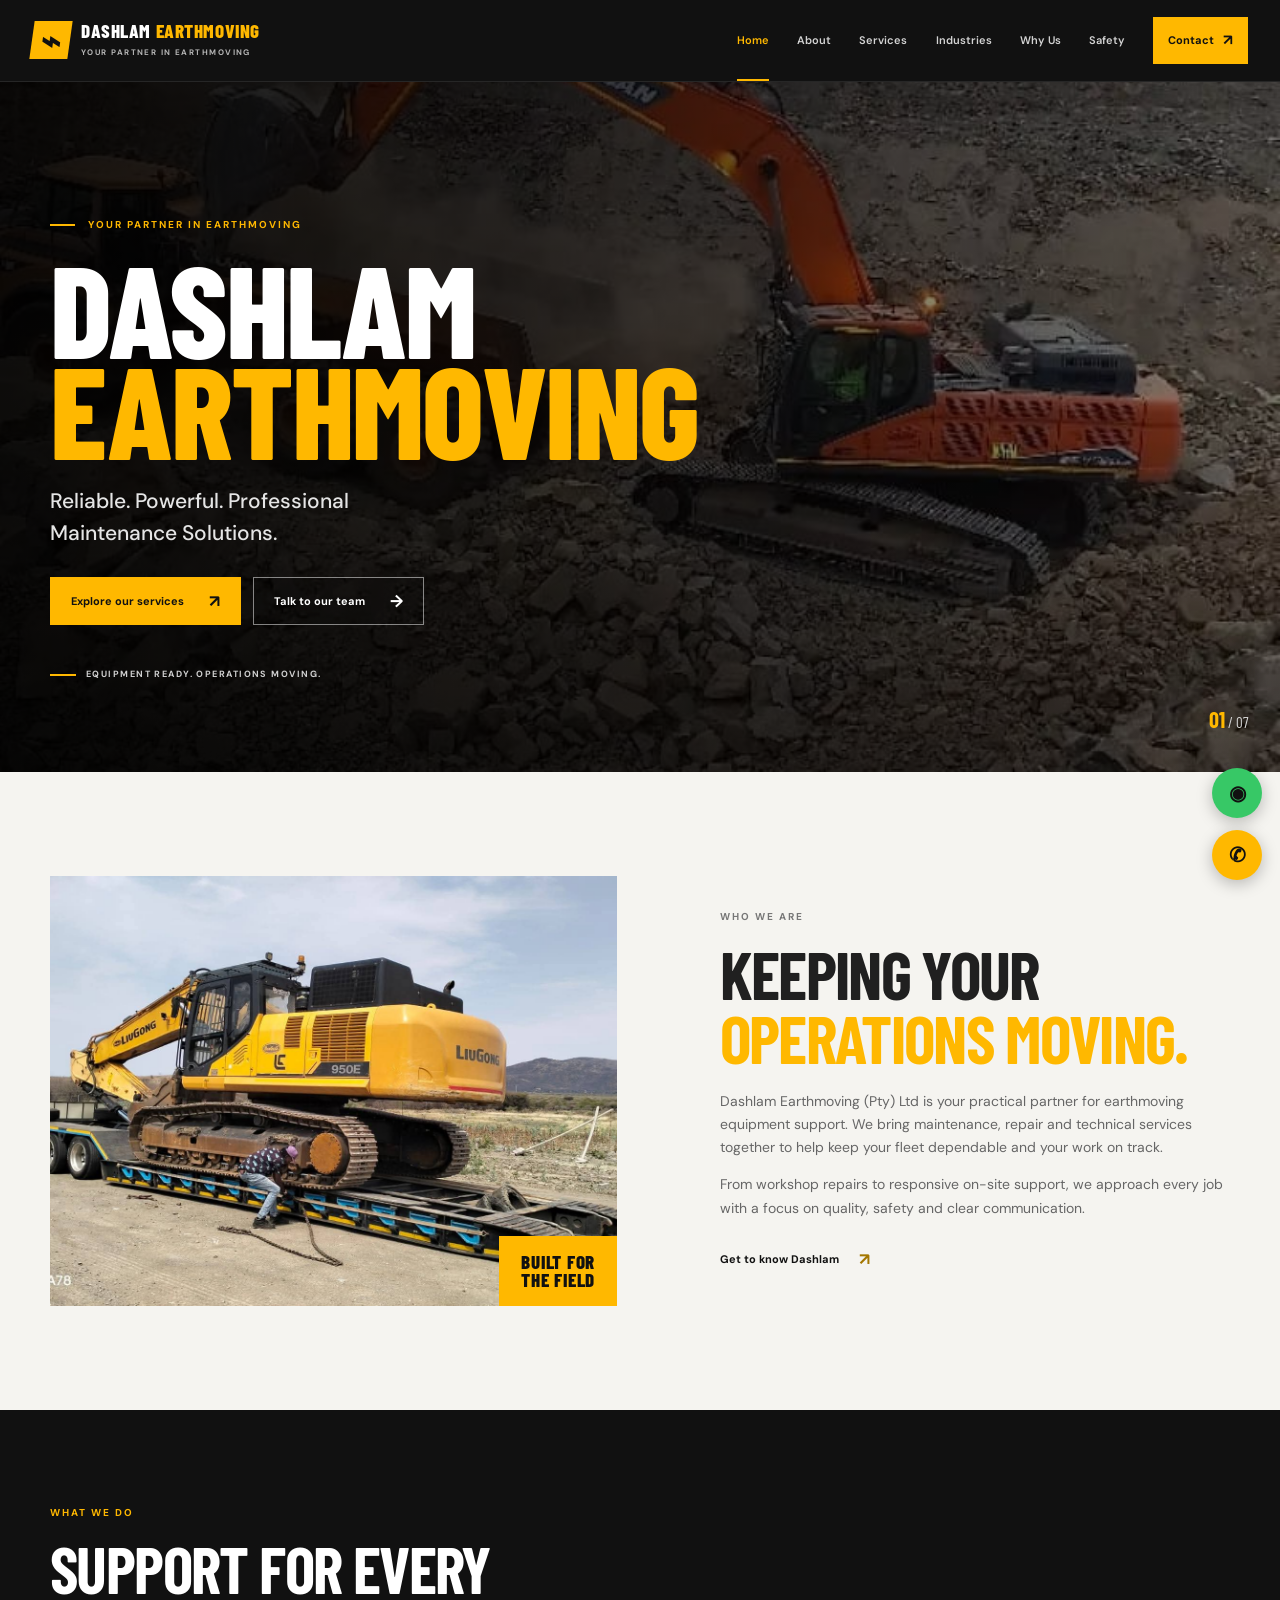
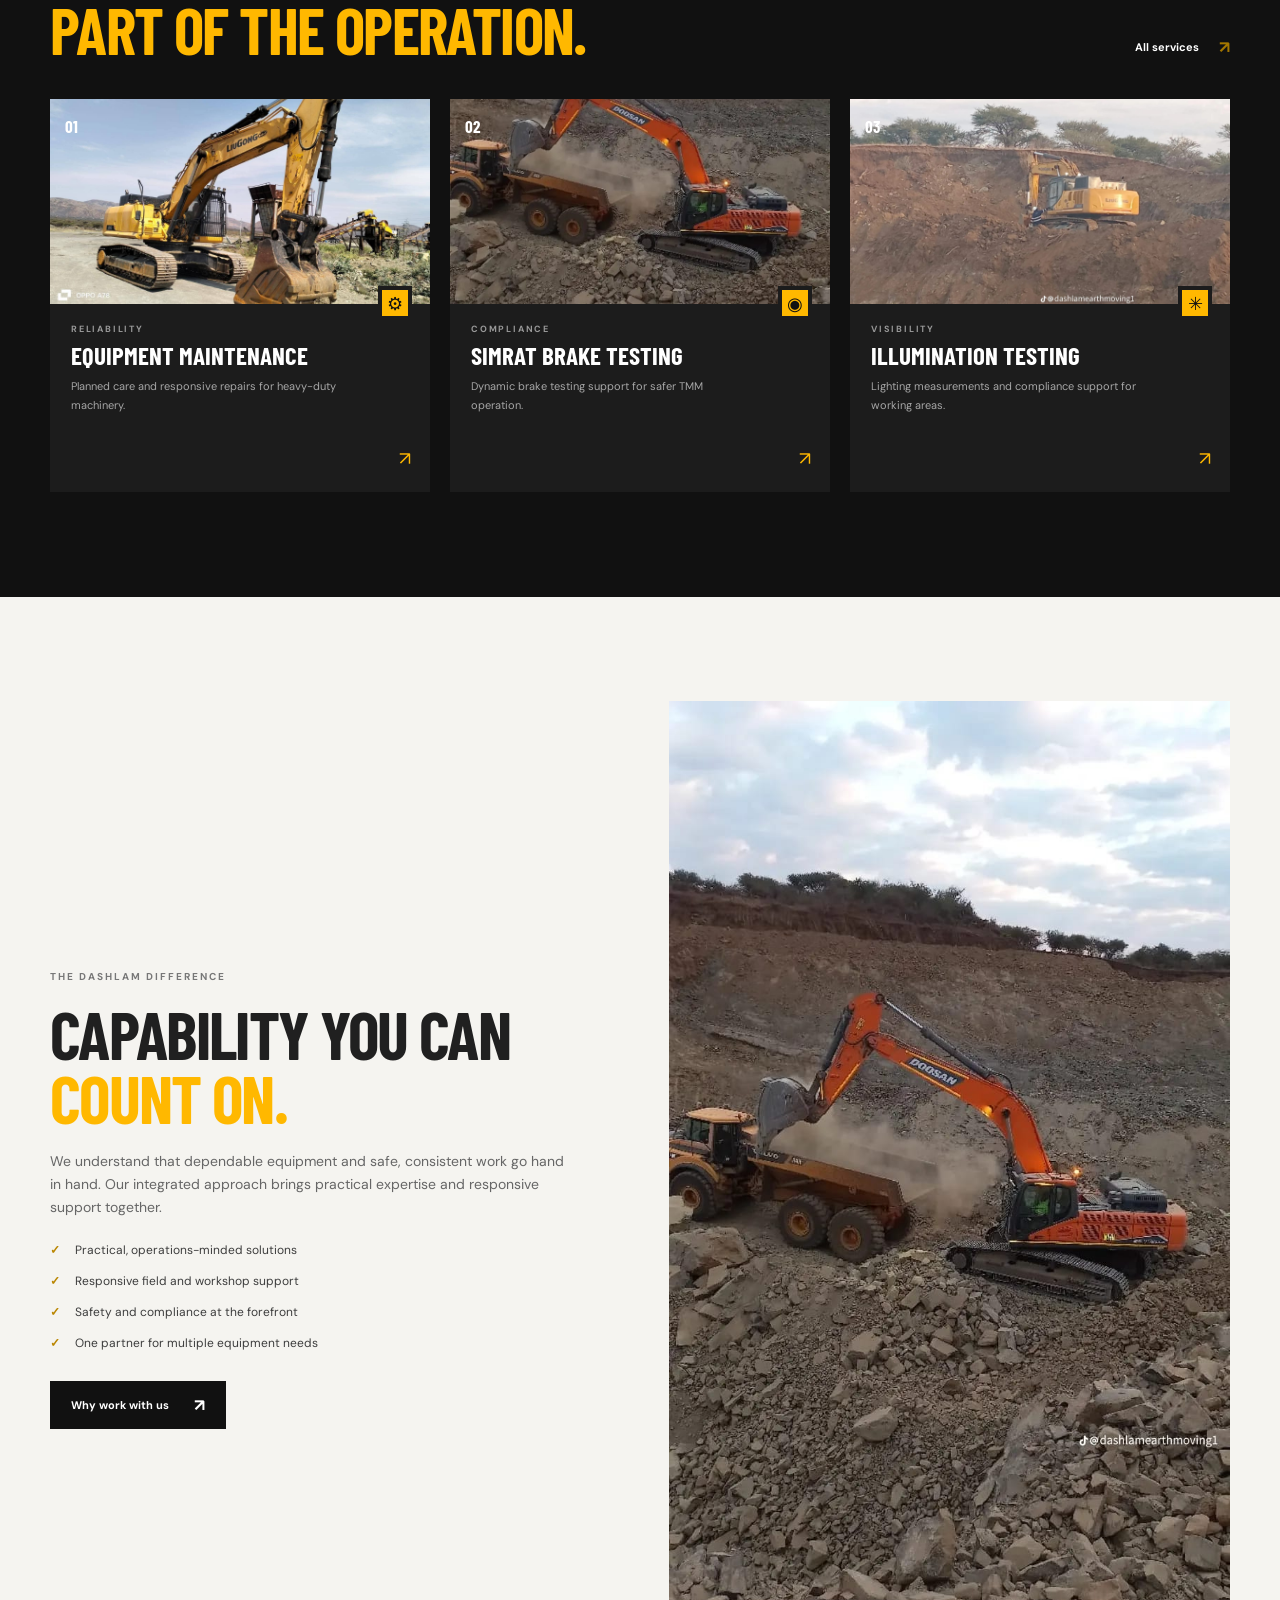
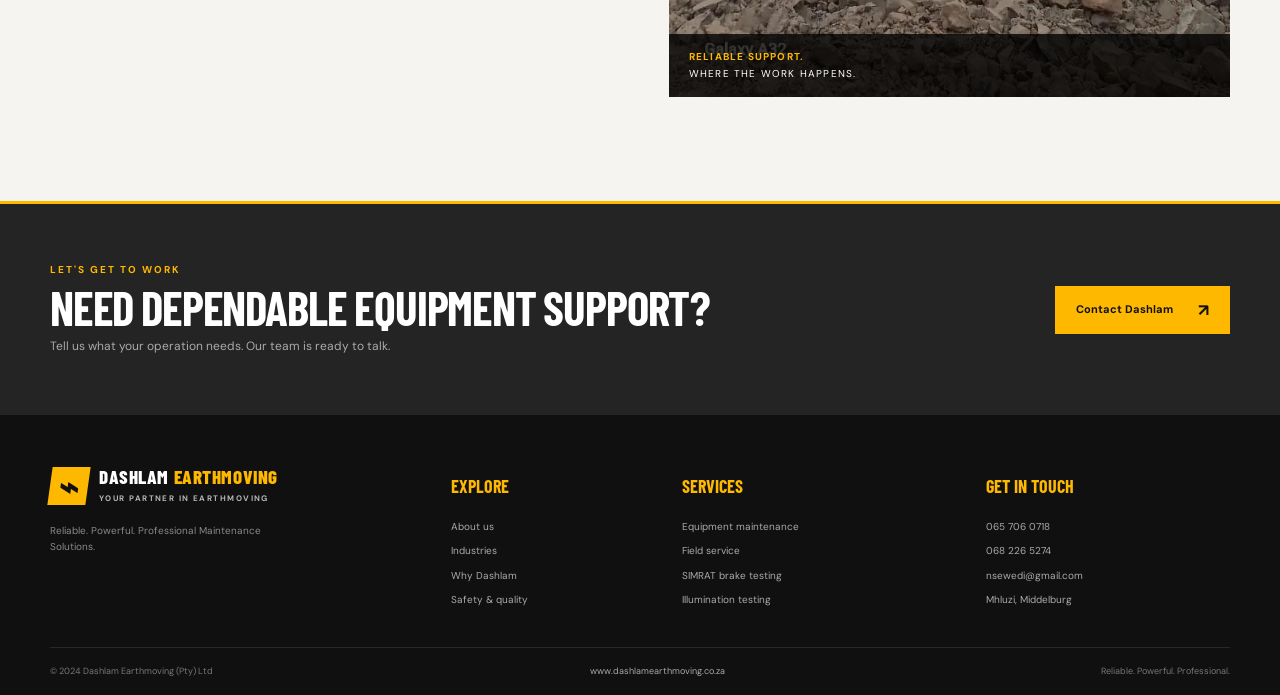
<file: index.html>
<!DOCTYPE html>
<html lang="en">
<head>
  <meta charset="UTF-8">
  <meta name="viewport" content="width=device-width, initial-scale=1.0">
  <meta name="description" content="Dashlam Earthmoving provides reliable, professional earthmoving equipment maintenance, field service and compliance testing across South Africa.">
  <title>Dashlam Earthmoving | Your Partner in Earthmoving</title>
  <link rel="stylesheet" href="style.css">
  <script src="script.js" defer></script>
</head>
<body>
  <header class="site-header">
    <div class="header-inner">
      <a class="brand" href="index.html" aria-label="Dashlam Earthmoving home">
        <span class="brand-mark" aria-hidden="true">⌁</span>
        <span><strong>DASHLAM <em>EARTHMOVING</em></strong><small>YOUR PARTNER IN EARTHMOVING</small></span>
      </a>
      <button class="menu-toggle" type="button" aria-label="Open navigation menu" aria-expanded="false" aria-controls="primary-navigation"><span></span><span></span><span></span></button>
      <nav class="primary-nav" id="primary-navigation" aria-label="Main navigation">
        <a class="active" aria-current="page" href="index.html">Home</a><a href="about.html">About</a><a href="services.html">Services</a><a href="industries.html">Industries</a><a href="why-us.html">Why Us</a><a href="safety.html">Safety</a><a class="nav-contact" href="contact.html">Contact <span aria-hidden="true">↗</span></a>
      </nav>
    </div>
  </header>
  <main>
    <section class="hero">
      <img class="hero-image" src="images/WhatsApp%20Image%202026-10-27%20at%2012.43.03%20(1).jpeg" alt="Excavator and haul truck working at a rocky quarry">
      <div class="hero-shade"></div>
      <div class="hero-content container">
        <p class="eyebrow"><span></span> YOUR PARTNER IN EARTHMOVING</p>
        <h1>DASHLAM<br><span>EARTHMOVING</span></h1>
        <p class="hero-lead">Reliable. Powerful. Professional<br class="desktop-break"> Maintenance Solutions.</p>
        <div class="button-row"><a class="button button-yellow" href="services.html">Explore our services <span>↗</span></a><a class="button button-outline" href="contact.html">Talk to our team <span>→</span></a></div>
        <div class="hero-note"><span class="note-rule"></span> EQUIPMENT READY. OPERATIONS MOVING.</div>
      </div>
      <div class="hero-index"><strong>01</strong><span> / 07</span></div>
    </section>

    <section class="intro-section section-pad">
      <div class="container intro-grid">
        <div class="intro-image image-frame reveal"><img src="images/WhatsApp%20Image%202026-10-27%20at%2012.42.59.jpeg" alt="Dashlam earthmoving team loading an excavator onto a transport trailer" loading="lazy"><span class="image-stamp">BUILT FOR<br>THE FIELD</span></div>
        <div class="intro-copy reveal">
          <p class="eyebrow eyebrow-dark">WHO WE ARE</p><h2>Keeping your<br><span>operations moving.</span></h2>
          <p>Dashlam Earthmoving (Pty) Ltd is your practical partner for earthmoving equipment support. We bring maintenance, repair and technical services together to help keep your fleet dependable and your work on track.</p>
          <p>From workshop repairs to responsive on-site support, we approach every job with a focus on quality, safety and clear communication.</p>
          <a class="text-link" href="about.html">Get to know Dashlam <span>↗</span></a>
        </div>
      </div>
    </section>

    <section class="services-preview section-pad section-dark">
      <div class="container">
        <div class="section-heading reveal"><div><p class="eyebrow">WHAT WE DO</p><h2>Support for every<br><span>part of the operation.</span></h2></div><a class="text-link text-link-light" href="services.html">All services <span>↗</span></a></div>
        <div class="feature-grid">
          <article class="feature-card reveal"><a class="feature-image" href="services.html"><img src="images/WhatsApp%20Image%202026-10-27%20at%2012.43.00.jpeg" alt="Heavy excavator at an earthmoving worksite" loading="lazy"><span class="feature-number">01</span></a><div class="feature-body"><span class="card-icon" aria-hidden="true">⚙</span><p class="eyebrow">RELIABILITY</p><h3>Equipment Maintenance</h3><p>Planned care and responsive repairs for heavy-duty machinery.</p><a class="arrow-link" href="services.html" aria-label="Explore equipment maintenance">↗</a></div></article>
          <article class="feature-card reveal"><a class="feature-image" href="services.html"><img src="images/WhatsApp%20Image%202026-10-27%20at%2012.43.03.jpeg" alt="Excavator and truck in a quarry" loading="lazy"><span class="feature-number">02</span></a><div class="feature-body"><span class="card-icon" aria-hidden="true">◉</span><p class="eyebrow">COMPLIANCE</p><h3>SIMRAT Brake Testing</h3><p>Dynamic brake testing support for safer TMM operation.</p><a class="arrow-link" href="services.html" aria-label="Explore SIMRAT brake testing">↗</a></div></article>
          <article class="feature-card reveal"><a class="feature-image" href="safety.html"><img src="images/WhatsApp%20Image%202026-10-27%20at%2012.42.59%20(1).jpeg" alt="Excavator operating at a mine worksite" loading="lazy"><span class="feature-number">03</span></a><div class="feature-body"><span class="card-icon" aria-hidden="true">✳</span><p class="eyebrow">VISIBILITY</p><h3>Illumination Testing</h3><p>Lighting measurements and compliance support for working areas.</p><a class="arrow-link" href="safety.html" aria-label="Explore illumination testing">↗</a></div></article>
        </div>
      </div>
    </section>

    <section class="why-preview section-pad">
      <div class="container why-grid">
        <div class="why-copy reveal"><p class="eyebrow eyebrow-dark">THE DASHLAM DIFFERENCE</p><h2>Capability you can<br><span>count on.</span></h2><p>We understand that dependable equipment and safe, consistent work go hand in hand. Our integrated approach brings practical expertise and responsive support together.</p><ul class="tick-list"><li>Practical, operations-minded solutions</li><li>Responsive field and workshop support</li><li>Safety and compliance at the forefront</li><li>One partner for multiple equipment needs</li></ul><a class="button button-black" href="why-us.html">Why work with us <span>↗</span></a></div>
        <div class="why-image image-frame reveal"><img src="images/WhatsApp%20Image%202026-10-27%20at%2012.43.03%20(1).jpeg" alt="Earthmoving equipment working on a quarry face" loading="lazy"><div class="image-caption"><strong>RELIABLE SUPPORT.</strong><span>WHERE THE WORK HAPPENS.</span></div></div>
      </div>
    </section>
    <section class="cta-band"><div class="container cta-inner"><div><p class="eyebrow">LET'S GET TO WORK</p><h2>Need dependable equipment support?</h2><p>Tell us what your operation needs. Our team is ready to talk.</p></div><a class="button button-yellow" href="contact.html">Contact Dashlam <span>↗</span></a></div></section>
  </main>
  <footer class="site-footer">
    <div class="container footer-main"><div class="footer-about"><a class="brand footer-brand" href="index.html"><span class="brand-mark" aria-hidden="true">⌁</span><span><strong>DASHLAM <em>EARTHMOVING</em></strong><small>YOUR PARTNER IN EARTHMOVING</small></span></a><p>Reliable. Powerful. Professional Maintenance Solutions.</p></div><div class="footer-column"><h3>Explore</h3><a href="about.html">About us</a><a href="industries.html">Industries</a><a href="why-us.html">Why Dashlam</a><a href="safety.html">Safety &amp; quality</a></div><div class="footer-column"><h3>Services</h3><a href="services.html">Equipment maintenance</a><a href="services.html">Field service</a><a href="services.html">SIMRAT brake testing</a><a href="services.html">Illumination testing</a></div><div class="footer-column footer-contact"><h3>Get in touch</h3><a href="tel:+27657060718">065 706 0718</a><a href="tel:+27682265274">068 226 5274</a><a href="mailto:nsewedi@gmail.com">nsewedi@gmail.com</a><span>Mhluzi, Middelburg</span></div></div>
    <div class="container footer-bottom"><span>© 2024 Dashlam Earthmoving (Pty) Ltd</span><a href="https://www.dashlamearthmoving.co.za">www.dashlamearthmoving.co.za</a><span>Reliable. Powerful. Professional.</span></div>
  </footer>
  <a class="floating-contact whatsapp" href="https://wa.me/27657060718" aria-label="Chat with Dashlam on WhatsApp"><span aria-hidden="true">◉</span><b>WhatsApp</b></a><a class="floating-contact call" href="tel:+27682265274" aria-label="Call Dashlam on 068 226 5274"><span aria-hidden="true">✆</span><b>Call</b></a>
</body>
</html>
</file>
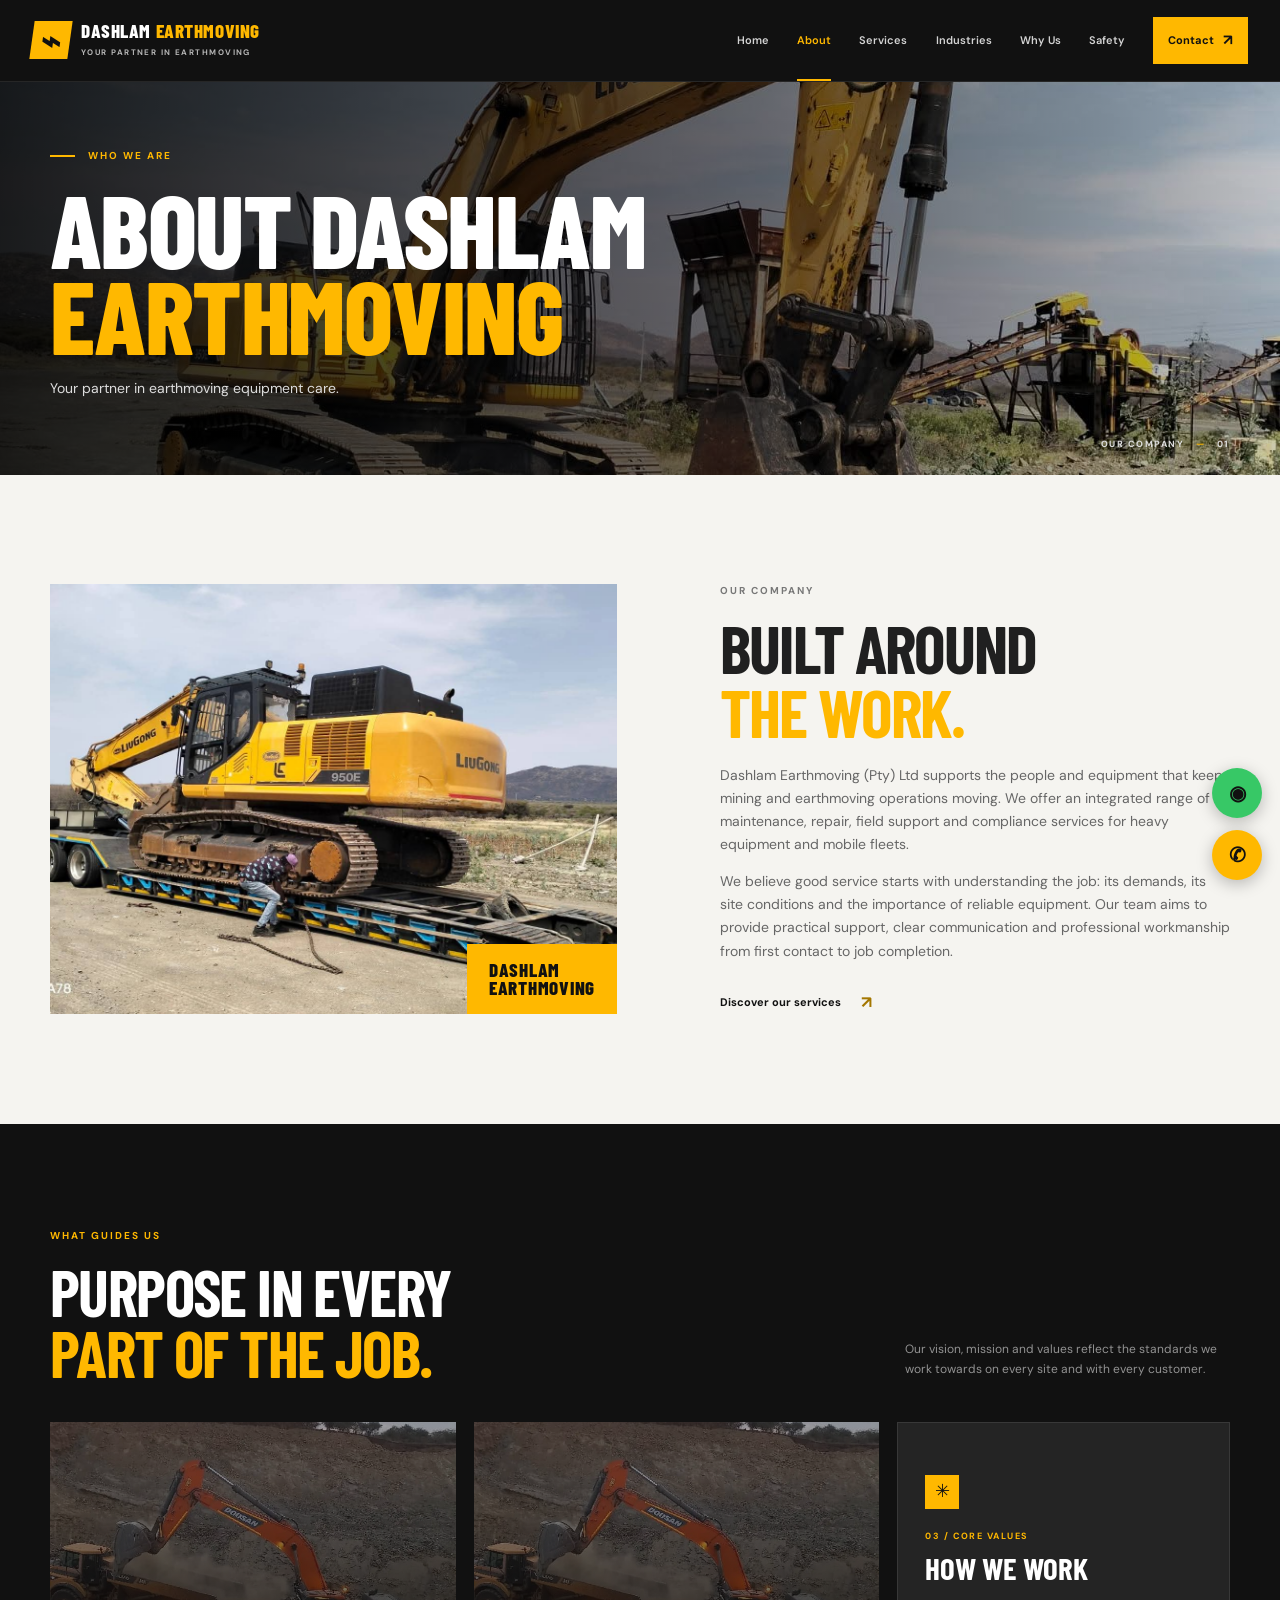
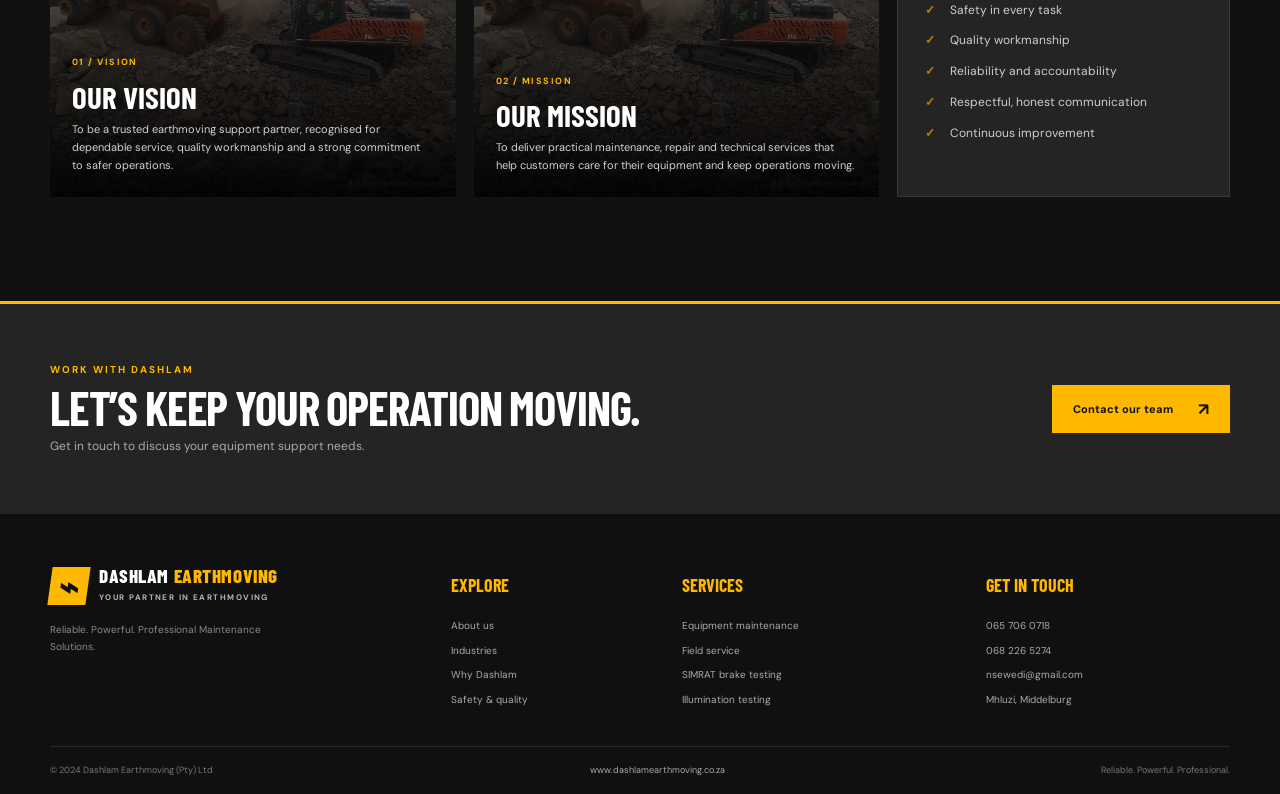
<file: about.html>
<!DOCTYPE html>
<html lang="en">
<head>
  <meta charset="UTF-8"><meta name="viewport" content="width=device-width, initial-scale=1.0">
  <meta name="description" content="Learn about Dashlam Earthmoving, our purpose, vision, mission and values."><title>About Us | Dashlam Earthmoving</title>
  <link rel="stylesheet" href="style.css"><script src="script.js" defer></script>
</head>
<body>
  <header class="site-header"><div class="header-inner"><a class="brand" href="index.html" aria-label="Dashlam Earthmoving home"><span class="brand-mark" aria-hidden="true">⌁</span><span><strong>DASHLAM <em>EARTHMOVING</em></strong><small>YOUR PARTNER IN EARTHMOVING</small></span></a><button class="menu-toggle" type="button" aria-label="Open navigation menu" aria-expanded="false" aria-controls="primary-navigation"><span></span><span></span><span></span></button><nav class="primary-nav" id="primary-navigation" aria-label="Main navigation"><a href="index.html">Home</a><a class="active" aria-current="page" href="about.html">About</a><a href="services.html">Services</a><a href="industries.html">Industries</a><a href="why-us.html">Why Us</a><a href="safety.html">Safety</a><a class="nav-contact" href="contact.html">Contact <span aria-hidden="true">↗</span></a></nav></div></header>
  <main>
    <section class="page-hero"><img src="images/WhatsApp%20Image%202026-10-27%20at%2012.43.00.jpeg" alt="Dashlam earthmoving equipment at work" class="page-hero-image"><div class="hero-shade"></div><div class="container page-hero-content"><p class="eyebrow"><span></span> WHO WE ARE</p><h1>About Dashlam<br><span>Earthmoving</span></h1><p>Your partner in earthmoving equipment care.</p></div><div class="page-hero-label">OUR COMPANY <span>—</span> 01</div></section>
    <section class="section-pad"><div class="container intro-grid about-overview"><div class="intro-image image-frame reveal"><img src="images/WhatsApp%20Image%202026-10-27%20at%2012.42.59.jpeg" alt="Earthmoving equipment being prepared for transport" loading="lazy"><span class="image-stamp">DASHLAM<br>EARTHMOVING</span></div><div class="intro-copy reveal"><p class="eyebrow eyebrow-dark">OUR COMPANY</p><h2>Built around<br><span>the work.</span></h2><p>Dashlam Earthmoving (Pty) Ltd supports the people and equipment that keep mining and earthmoving operations moving. We offer an integrated range of maintenance, repair, field support and compliance services for heavy equipment and mobile fleets.</p><p>We believe good service starts with understanding the job: its demands, its site conditions and the importance of reliable equipment. Our team aims to provide practical support, clear communication and professional workmanship from first contact to job completion.</p><a class="text-link" href="services.html">Discover our services <span>↗</span></a></div></div></section>
    <section class="section-pad section-dark"><div class="container"><div class="section-heading reveal"><div><p class="eyebrow">WHAT GUIDES US</p><h2>Purpose in every<br><span>part of the job.</span></h2></div><p class="section-heading-note">Our vision, mission and values reflect the standards we work towards on every site and with every customer.</p></div><div class="purpose-grid">
      <article class="purpose-card reveal"><img src="images/WhatsApp%20Image%202026-10-27%20at%2012.43.03.jpeg" alt="Excavator working around a quarry operation" loading="lazy"><div class="purpose-content"><span class="purpose-number">01 / VISION</span><h3>Our vision</h3><p>To be a trusted earthmoving support partner, recognised for dependable service, quality workmanship and a strong commitment to safer operations.</p></div></article>
      <article class="purpose-card reveal"><img src="images/WhatsApp%20Image%202026-10-27%20at%2012.43.03%20(1).jpeg" alt="Heavy equipment working at a mine site" loading="lazy"><div class="purpose-content"><span class="purpose-number">02 / MISSION</span><h3>Our mission</h3><p>To deliver practical maintenance, repair and technical services that help customers care for their equipment and keep operations moving.</p></div></article>
      <article class="values-card reveal"><span class="card-icon" aria-hidden="true">✳</span><span class="purpose-number">03 / CORE VALUES</span><h3>How we work</h3><ul class="tick-list tick-list-light"><li>Safety in every task</li><li>Quality workmanship</li><li>Reliability and accountability</li><li>Respectful, honest communication</li><li>Continuous improvement</li></ul></article>
    </div></div></section>
    <section class="cta-band"><div class="container cta-inner"><div><p class="eyebrow">WORK WITH DASHLAM</p><h2>Let’s keep your operation moving.</h2><p>Get in touch to discuss your equipment support needs.</p></div><a class="button button-yellow" href="contact.html">Contact our team <span>↗</span></a></div></section>
  </main>
  <footer class="site-footer"><div class="container footer-main"><div class="footer-about"><a class="brand footer-brand" href="index.html"><span class="brand-mark" aria-hidden="true">⌁</span><span><strong>DASHLAM <em>EARTHMOVING</em></strong><small>YOUR PARTNER IN EARTHMOVING</small></span></a><p>Reliable. Powerful. Professional Maintenance Solutions.</p></div><div class="footer-column"><h3>Explore</h3><a href="about.html">About us</a><a href="industries.html">Industries</a><a href="why-us.html">Why Dashlam</a><a href="safety.html">Safety &amp; quality</a></div><div class="footer-column"><h3>Services</h3><a href="services.html">Equipment maintenance</a><a href="services.html">Field service</a><a href="services.html">SIMRAT brake testing</a><a href="services.html">Illumination testing</a></div><div class="footer-column footer-contact"><h3>Get in touch</h3><a href="tel:+27657060718">065 706 0718</a><a href="tel:+27682265274">068 226 5274</a><a href="mailto:nsewedi@gmail.com">nsewedi@gmail.com</a><span>Mhluzi, Middelburg</span></div></div><div class="container footer-bottom"><span>© 2024 Dashlam Earthmoving (Pty) Ltd</span><a href="https://www.dashlamearthmoving.co.za">www.dashlamearthmoving.co.za</a><span>Reliable. Powerful. Professional.</span></div></footer>
  <a class="floating-contact whatsapp" href="https://wa.me/27657060718" aria-label="Chat with Dashlam on WhatsApp"><span aria-hidden="true">◉</span><b>WhatsApp</b></a><a class="floating-contact call" href="tel:+27682265274" aria-label="Call Dashlam on 068 226 5274"><span aria-hidden="true">✆</span><b>Call</b></a>
</body>
</html>
</file>
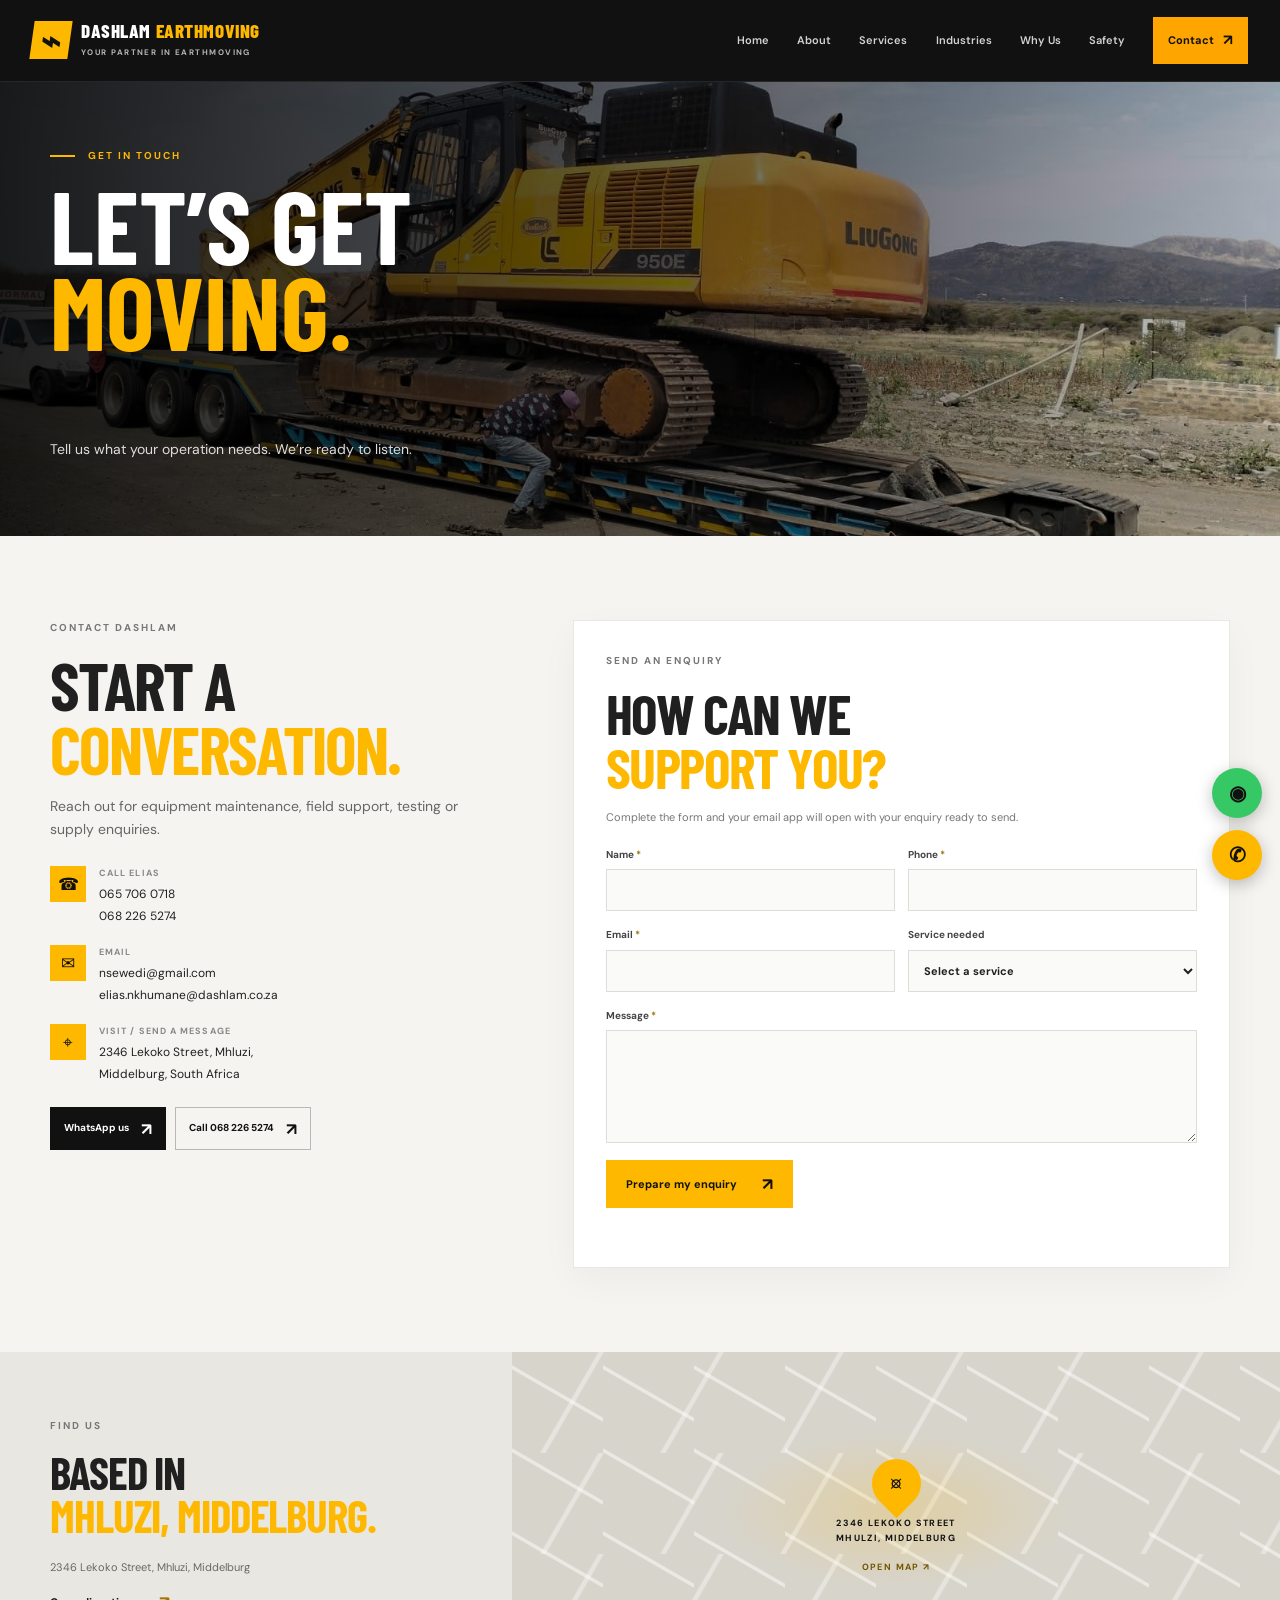
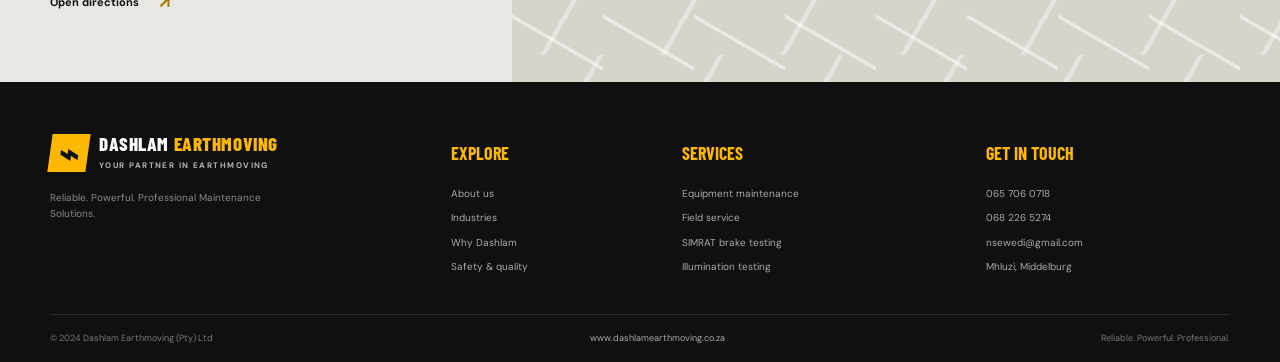
<file: contact.html>
<!DOCTYPE html>
<html lang="en">
<head>
  <meta charset="UTF-8"><meta name="viewport" content="width=device-width, initial-scale=1.0">
  <meta name="description" content="Contact Dashlam Earthmoving for equipment maintenance, field service, testing and supply."><title>Contact | Dashlam Earthmoving</title>
  <link rel="stylesheet" href="style.css"><script src="script.js" defer></script>
</head>
<body>
  <header class="site-header"><div class="header-inner"><a class="brand" href="index.html" aria-label="Dashlam Earthmoving home"><span class="brand-mark" aria-hidden="true">⌁</span><span><strong>DASHLAM <em>EARTHMOVING</em></strong><small>YOUR PARTNER IN EARTHMOVING</small></span></a><button class="menu-toggle" type="button" aria-label="Open navigation menu" aria-expanded="false" aria-controls="primary-navigation"><span></span><span></span><span></span></button><nav class="primary-nav" id="primary-navigation" aria-label="Main navigation"><a href="index.html">Home</a><a href="about.html">About</a><a href="services.html">Services</a><a href="industries.html">Industries</a><a href="why-us.html">Why Us</a><a href="safety.html">Safety</a><a class="nav-contact active" aria-current="page" href="contact.html">Contact <span aria-hidden="true">↗</span></a></nav></div></header>
  <main>
    <section class="contact-hero"><img src="images/WhatsApp%20Image%202026-10-27%20at%2012.42.59.jpeg" alt="Dashlam earthmoving equipment being readied for transport" class="contact-hero-image"><div class="hero-shade"></div><div class="container page-hero-content"><p class="eyebrow"><span></span> GET IN TOUCH</p><h1>Let’s get<br><span>moving.</span></h1><p>Tell us what your operation needs. We’re ready to listen.</p></div></section>
    <section class="contact-section"><div class="container contact-layout"><div class="contact-details reveal"><p class="eyebrow eyebrow-dark">CONTACT DASHLAM</p><h2>Start a<br><span>conversation.</span></h2><p>Reach out for equipment maintenance, field support, testing or supply enquiries.</p><div class="contact-detail"><span class="detail-icon" aria-hidden="true">☎</span><div><small>CALL ELIAS</small><a href="tel:+27657060718">065 706 0718</a><a href="tel:+27682265274">068 226 5274</a></div></div><div class="contact-detail"><span class="detail-icon" aria-hidden="true">✉</span><div><small>EMAIL</small><a href="mailto:nsewedi@gmail.com">nsewedi@gmail.com</a><a href="mailto:elias.nkhumane@dashlam.co.za">elias.nkhumane@dashlam.co.za</a></div></div><div class="contact-detail"><span class="detail-icon" aria-hidden="true">⌖</span><div><small>VISIT / SEND A MESSAGE</small><span>2346 Lekoko Street, Mhluzi,<br>Middelburg, South Africa</span></div></div><div class="contact-actions"><a class="button button-black" href="https://wa.me/27657060718">WhatsApp us <span>↗</span></a><a class="button button-outline-dark" href="tel:+27682265274">Call 068 226 5274 <span>↗</span></a></div></div>
      <form class="contact-form reveal" id="contact-form"><p class="eyebrow eyebrow-dark">SEND AN ENQUIRY</p><h2>How can we<br><span>support you?</span></h2><p class="form-note">Complete the form and your email app will open with your enquiry ready to send.</p><div class="form-grid"><label for="name">Name <span>*</span><input id="name" name="name" type="text" autocomplete="name" required></label><label for="phone">Phone <span>*</span><input id="phone" name="phone" type="tel" autocomplete="tel" required></label><label for="email">Email <span>*</span><input id="email" name="email" type="email" autocomplete="email" required></label><label for="service">Service needed<select id="service" name="service"><option value="">Select a service</option><option>Heavy equipment maintenance and repair</option><option>Boilermaking and structural repairs</option><option>Fabrication</option><option>Field service and on-site support</option><option>Component rebuilds</option><option>Parts supply</option><option>Equipment supply</option><option>Dynamic brake testing (SIMRAT)</option><option>Illumination testing and compliance</option><option>Other enquiry</option></select></label><label class="form-full" for="message">Message <span>*</span><textarea id="message" name="message" rows="5" required></textarea></label></div><button class="button button-yellow form-submit" type="submit">Prepare my enquiry <span>↗</span></button><p class="form-status" id="form-status" role="status" aria-live="polite"></p></form></div></section>
    <section class="map-section"><div class="map-copy"><p class="eyebrow eyebrow-dark">FIND US</p><h2>Based in<br><span>Mhluzi, Middelburg.</span></h2><p>2346 Lekoko Street, Mhluzi, Middelburg</p><a class="text-link" href="https://www.google.com/maps/search/?api=1&amp;query=2346+Lekoko+Street%2C+Mhluzi%2C+Middelburg%2C+South+Africa" target="_blank" rel="noopener noreferrer">Open directions <span>↗</span></a></div><a class="map-placeholder" href="https://www.google.com/maps/search/?api=1&amp;query=2346+Lekoko+Street%2C+Mhluzi%2C+Middelburg%2C+South+Africa" target="_blank" rel="noopener noreferrer" aria-label="Open Google Maps directions to Dashlam Earthmoving"><span class="map-grid-pattern"></span><span class="map-pin" aria-hidden="true">⌖</span><span class="map-address">2346 LEKOKO STREET<br>MHULZI, MIDDELBURG</span><span class="map-open">OPEN MAP ↗</span></a></section>
  </main>
  <footer class="site-footer"><div class="container footer-main"><div class="footer-about"><a class="brand footer-brand" href="index.html"><span class="brand-mark" aria-hidden="true">⌁</span><span><strong>DASHLAM <em>EARTHMOVING</em></strong><small>YOUR PARTNER IN EARTHMOVING</small></span></a><p>Reliable. Powerful. Professional Maintenance Solutions.</p></div><div class="footer-column"><h3>Explore</h3><a href="about.html">About us</a><a href="industries.html">Industries</a><a href="why-us.html">Why Dashlam</a><a href="safety.html">Safety &amp; quality</a></div><div class="footer-column"><h3>Services</h3><a href="services.html">Equipment maintenance</a><a href="services.html">Field service</a><a href="services.html">SIMRAT brake testing</a><a href="services.html">Illumination testing</a></div><div class="footer-column footer-contact"><h3>Get in touch</h3><a href="tel:+27657060718">065 706 0718</a><a href="tel:+27682265274">068 226 5274</a><a href="mailto:nsewedi@gmail.com">nsewedi@gmail.com</a><span>Mhluzi, Middelburg</span></div></div><div class="container footer-bottom"><span>© 2024 Dashlam Earthmoving (Pty) Ltd</span><a href="https://www.dashlamearthmoving.co.za">www.dashlamearthmoving.co.za</a><span>Reliable. Powerful. Professional.</span></div></footer>
  <a class="floating-contact whatsapp" href="https://wa.me/27657060718" aria-label="Chat with Dashlam on WhatsApp"><span aria-hidden="true">◉</span><b>WhatsApp</b></a><a class="floating-contact call" href="tel:+27682265274" aria-label="Call Dashlam on 068 226 5274"><span aria-hidden="true">✆</span><b>Call</b></a>
</body>
</html>
</file>
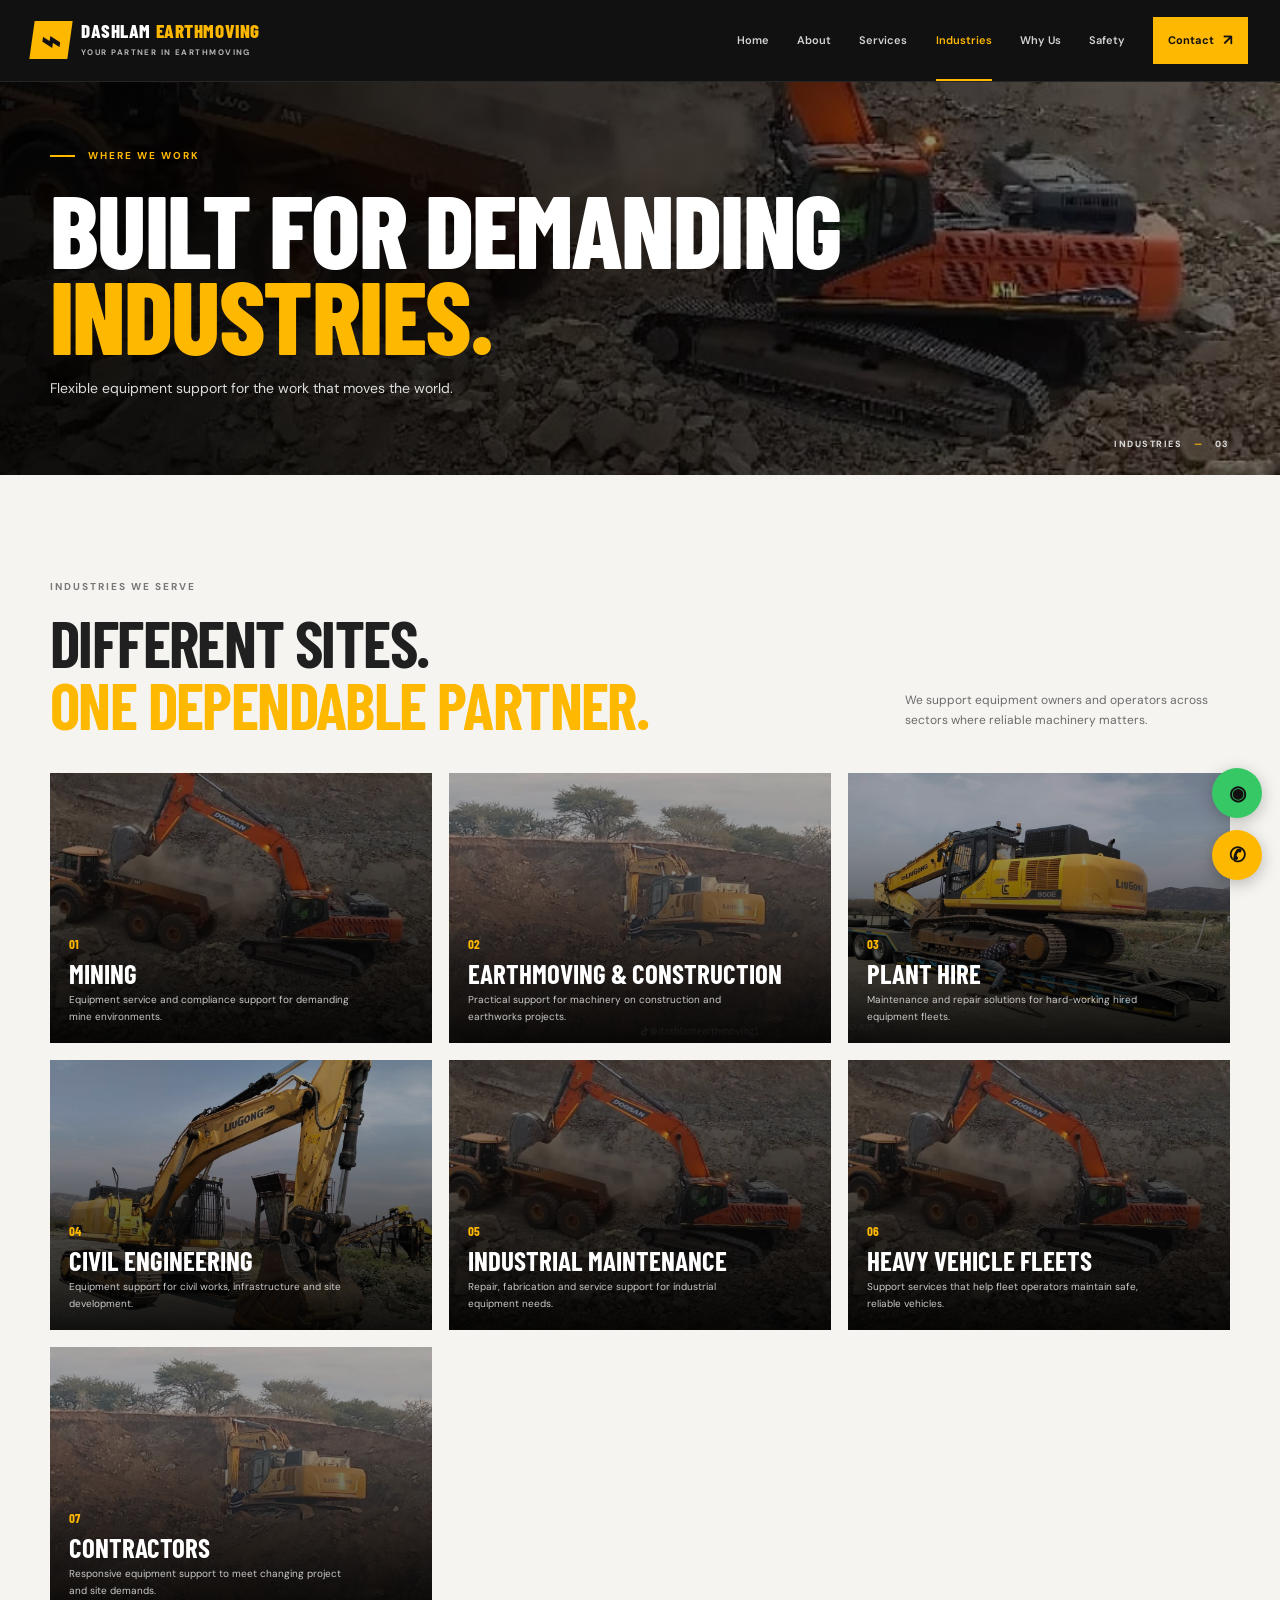
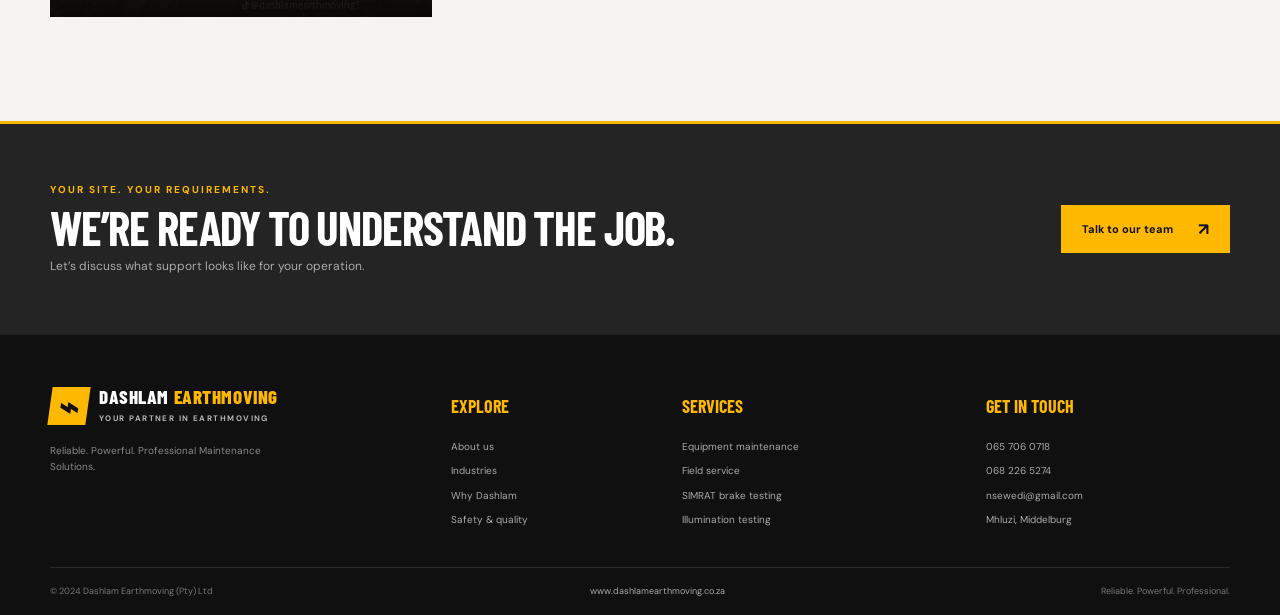
<file: industries.html>
<!DOCTYPE html>
<html lang="en">
<head>
  <meta charset="UTF-8"><meta name="viewport" content="width=device-width, initial-scale=1.0">
  <meta name="description" content="Dashlam Earthmoving provides heavy equipment support for mining, construction and industrial operations."><title>Industries | Dashlam Earthmoving</title>
  <link rel="stylesheet" href="style.css"><script src="script.js" defer></script>
</head>
<body>
  <header class="site-header"><div class="header-inner"><a class="brand" href="index.html" aria-label="Dashlam Earthmoving home"><span class="brand-mark" aria-hidden="true">⌁</span><span><strong>DASHLAM <em>EARTHMOVING</em></strong><small>YOUR PARTNER IN EARTHMOVING</small></span></a><button class="menu-toggle" type="button" aria-label="Open navigation menu" aria-expanded="false" aria-controls="primary-navigation"><span></span><span></span><span></span></button><nav class="primary-nav" id="primary-navigation" aria-label="Main navigation"><a href="index.html">Home</a><a href="about.html">About</a><a href="services.html">Services</a><a class="active" aria-current="page" href="industries.html">Industries</a><a href="why-us.html">Why Us</a><a href="safety.html">Safety</a><a class="nav-contact" href="contact.html">Contact <span aria-hidden="true">↗</span></a></nav></div></header>
  <main>
    <section class="page-hero"><img src="images/WhatsApp%20Image%202026-10-27%20at%2012.43.03.jpeg" alt="Excavator and truck working in a quarry" class="page-hero-image"><div class="hero-shade"></div><div class="container page-hero-content"><p class="eyebrow"><span></span> WHERE WE WORK</p><h1>Built for demanding<br><span>industries.</span></h1><p>Flexible equipment support for the work that moves the world.</p></div><div class="page-hero-label">INDUSTRIES <span>—</span> 03</div></section>
    <section class="section-pad"><div class="container"><div class="section-heading section-heading-dark reveal"><div><p class="eyebrow eyebrow-dark">INDUSTRIES WE SERVE</p><h2>Different sites.<br><span>One dependable partner.</span></h2></div><p class="section-heading-note">We support equipment owners and operators across sectors where reliable machinery matters.</p></div><div class="industry-grid">
      <article class="industry-card reveal"><img src="images/WhatsApp%20Image%202026-10-27%20at%2012.43.03.jpeg" alt="Quarry excavator and haul truck representing mining" loading="lazy"><div><span>01</span><h3>Mining</h3><p>Equipment service and compliance support for demanding mine environments.</p></div></article>
      <article class="industry-card reveal"><img src="images/WhatsApp%20Image%202026-10-27%20at%2012.42.59%20(1).jpeg" alt="Yellow excavator working on an earthmoving project" loading="lazy"><div><span>02</span><h3>Earthmoving &amp; Construction</h3><p>Practical support for machinery on construction and earthworks projects.</p></div></article>
      <article class="industry-card reveal"><img src="images/WhatsApp%20Image%202026-10-27%20at%2012.42.59.jpeg" alt="Excavator being loaded for equipment transport" loading="lazy"><div><span>03</span><h3>Plant Hire</h3><p>Maintenance and repair solutions for hard-working hired equipment fleets.</p></div></article>
      <article class="industry-card reveal"><img src="images/WhatsApp%20Image%202026-10-27%20at%2012.43.00.jpeg" alt="Heavy excavator at an earthmoving site" loading="lazy"><div><span>04</span><h3>Civil Engineering</h3><p>Equipment support for civil works, infrastructure and site development.</p></div></article>
      <article class="industry-card reveal"><img src="images/WhatsApp%20Image%202026-10-27%20at%2012.43.03%20(1).jpeg" alt="Heavy equipment at an operating quarry" loading="lazy"><div><span>05</span><h3>Industrial Maintenance</h3><p>Repair, fabrication and service support for industrial equipment needs.</p></div></article>
      <article class="industry-card reveal"><img src="images/WhatsApp%20Image%202026-10-27%20at%2012.43.03.jpeg" alt="Heavy vehicle and excavator working together at a quarry" loading="lazy"><div><span>06</span><h3>Heavy Vehicle Fleets</h3><p>Support services that help fleet operators maintain safe, reliable vehicles.</p></div></article>
      <article class="industry-card reveal"><img src="images/WhatsApp%20Image%202026-10-27%20at%2012.42.59%20(1).jpeg" alt="Excavator at an earthmoving worksite" loading="lazy"><div><span>07</span><h3>Contractors</h3><p>Responsive equipment support to meet changing project and site demands.</p></div></article>
    </div></div></section>
    <section class="cta-band"><div class="container cta-inner"><div><p class="eyebrow">YOUR SITE. YOUR REQUIREMENTS.</p><h2>We’re ready to understand the job.</h2><p>Let’s discuss what support looks like for your operation.</p></div><a class="button button-yellow" href="contact.html">Talk to our team <span>↗</span></a></div></section>
  </main>
  <footer class="site-footer"><div class="container footer-main"><div class="footer-about"><a class="brand footer-brand" href="index.html"><span class="brand-mark" aria-hidden="true">⌁</span><span><strong>DASHLAM <em>EARTHMOVING</em></strong><small>YOUR PARTNER IN EARTHMOVING</small></span></a><p>Reliable. Powerful. Professional Maintenance Solutions.</p></div><div class="footer-column"><h3>Explore</h3><a href="about.html">About us</a><a href="industries.html">Industries</a><a href="why-us.html">Why Dashlam</a><a href="safety.html">Safety &amp; quality</a></div><div class="footer-column"><h3>Services</h3><a href="services.html">Equipment maintenance</a><a href="services.html">Field service</a><a href="services.html">SIMRAT brake testing</a><a href="services.html">Illumination testing</a></div><div class="footer-column footer-contact"><h3>Get in touch</h3><a href="tel:+27657060718">065 706 0718</a><a href="tel:+27682265274">068 226 5274</a><a href="mailto:nsewedi@gmail.com">nsewedi@gmail.com</a><span>Mhluzi, Middelburg</span></div></div><div class="container footer-bottom"><span>© 2024 Dashlam Earthmoving (Pty) Ltd</span><a href="https://www.dashlamearthmoving.co.za">www.dashlamearthmoving.co.za</a><span>Reliable. Powerful. Professional.</span></div></footer>
  <a class="floating-contact whatsapp" href="https://wa.me/27657060718" aria-label="Chat with Dashlam on WhatsApp"><span aria-hidden="true">◉</span><b>WhatsApp</b></a><a class="floating-contact call" href="tel:+27682265274" aria-label="Call Dashlam on 068 226 5274"><span aria-hidden="true">✆</span><b>Call</b></a>
</body>
</html>
</file>
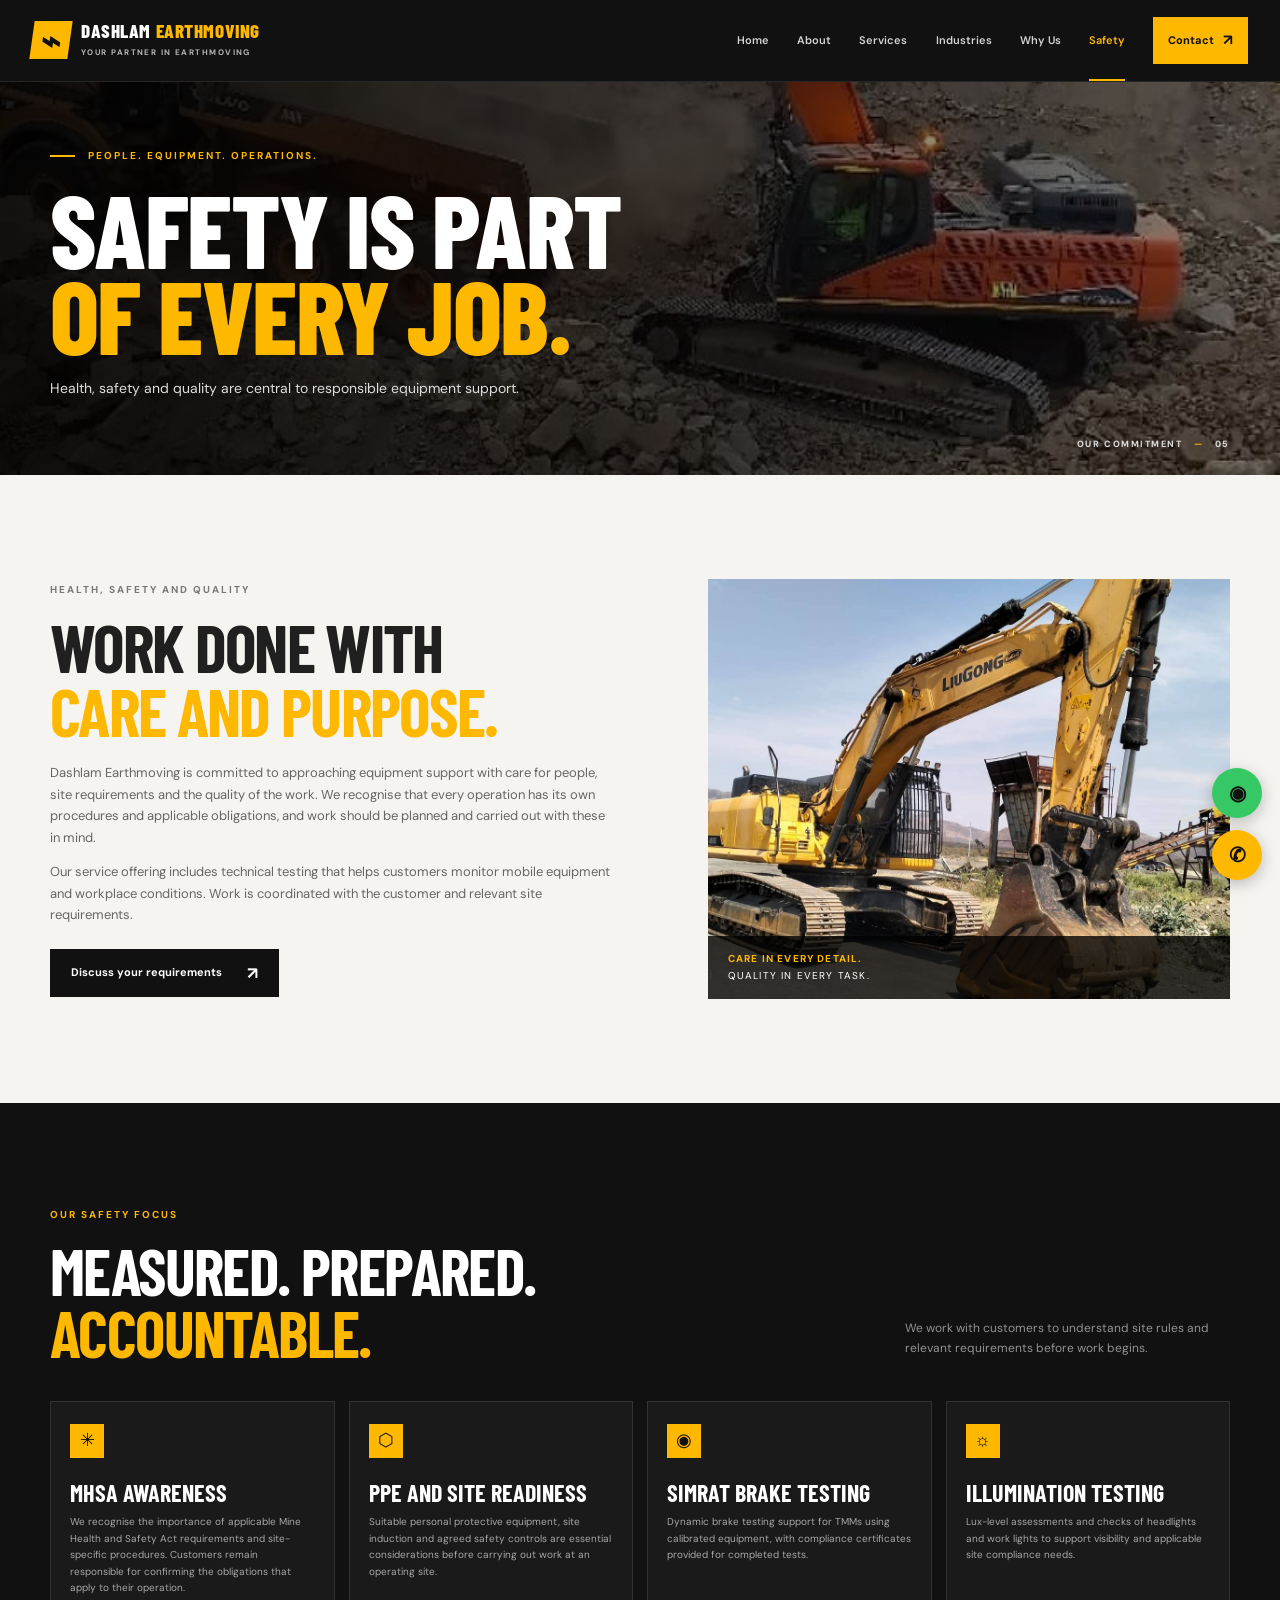
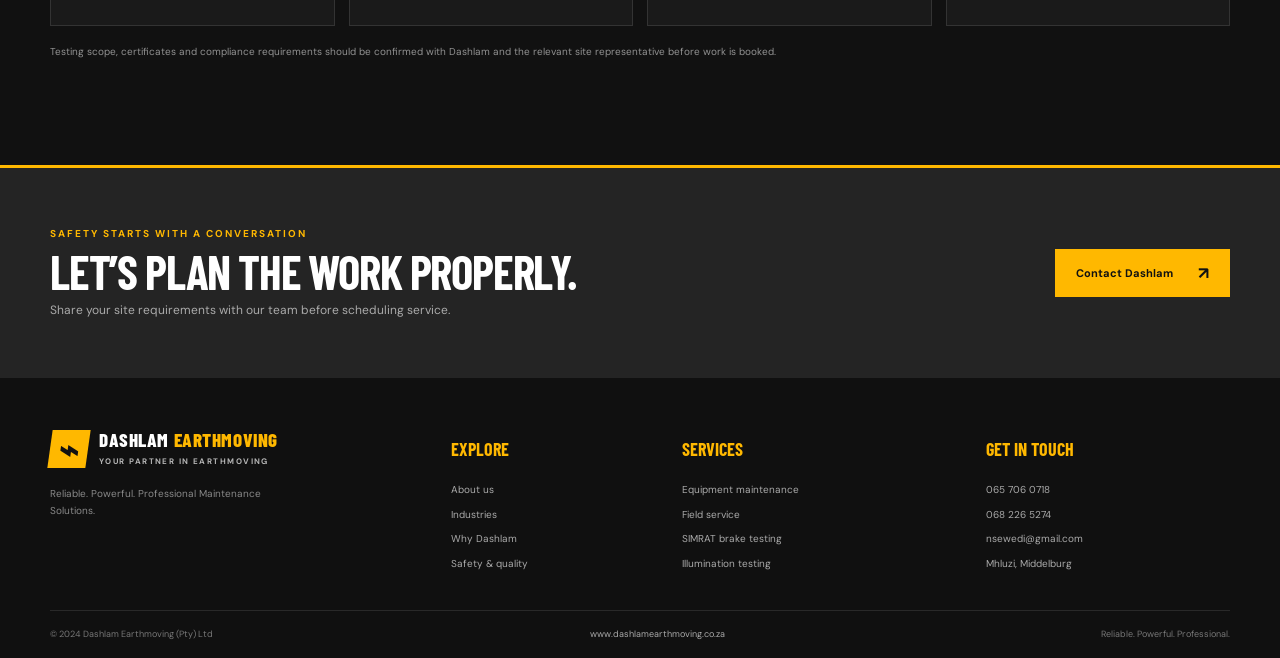
<file: safety.html>
<!DOCTYPE html>
<html lang="en">
<head>
  <meta charset="UTF-8"><meta name="viewport" content="width=device-width, initial-scale=1.0">
  <meta name="description" content="Learn about Dashlam Earthmoving's commitment to health, safety, MHSA compliance and equipment testing."><title>Health, Safety &amp; Quality | Dashlam Earthmoving</title>
  <link rel="stylesheet" href="style.css"><script src="script.js" defer></script>
</head>
<body>
  <header class="site-header"><div class="header-inner"><a class="brand" href="index.html" aria-label="Dashlam Earthmoving home"><span class="brand-mark" aria-hidden="true">⌁</span><span><strong>DASHLAM <em>EARTHMOVING</em></strong><small>YOUR PARTNER IN EARTHMOVING</small></span></a><button class="menu-toggle" type="button" aria-label="Open navigation menu" aria-expanded="false" aria-controls="primary-navigation"><span></span><span></span><span></span></button><nav class="primary-nav" id="primary-navigation" aria-label="Main navigation"><a href="index.html">Home</a><a href="about.html">About</a><a href="services.html">Services</a><a href="industries.html">Industries</a><a href="why-us.html">Why Us</a><a class="active" aria-current="page" href="safety.html">Safety</a><a class="nav-contact" href="contact.html">Contact <span aria-hidden="true">↗</span></a></nav></div></header>
  <main>
    <section class="page-hero"><img src="images/WhatsApp%20Image%202026-10-27%20at%2012.43.03%20(1).jpeg" alt="Earthmoving equipment operating at a quarry" class="page-hero-image"><div class="hero-shade"></div><div class="container page-hero-content"><p class="eyebrow"><span></span> PEOPLE. EQUIPMENT. OPERATIONS.</p><h1>Safety is part<br><span>of every job.</span></h1><p>Health, safety and quality are central to responsible equipment support.</p></div><div class="page-hero-label">OUR COMMITMENT <span>—</span> 05</div></section>
    <section class="section-pad"><div class="container safety-layout"><div class="safety-copy reveal"><p class="eyebrow eyebrow-dark">HEALTH, SAFETY AND QUALITY</p><h2>Work done with<br><span>care and purpose.</span></h2><p>Dashlam Earthmoving is committed to approaching equipment support with care for people, site requirements and the quality of the work. We recognise that every operation has its own procedures and applicable obligations, and work should be planned and carried out with these in mind.</p><p>Our service offering includes technical testing that helps customers monitor mobile equipment and workplace conditions. Work is coordinated with the customer and relevant site requirements.</p><a class="button button-black" href="contact.html">Discuss your requirements <span>↗</span></a></div><div class="safety-image image-frame reveal"><img src="images/WhatsApp%20Image%202026-10-27%20at%2012.43.00.jpeg" alt="Heavy equipment at an earthmoving worksite" loading="lazy"><div class="image-caption"><strong>CARE IN EVERY DETAIL.</strong><span>QUALITY IN EVERY TASK.</span></div></div></div></section>
    <section class="section-pad section-dark"><div class="container"><div class="section-heading reveal"><div><p class="eyebrow">OUR SAFETY FOCUS</p><h2>Measured. Prepared.<br><span>Accountable.</span></h2></div><p class="section-heading-note">We work with customers to understand site rules and relevant requirements before work begins.</p></div><div class="safety-grid"><article class="safety-card reveal"><span class="card-icon" aria-hidden="true">✳</span><h3>MHSA awareness</h3><p>We recognise the importance of applicable Mine Health and Safety Act requirements and site-specific procedures. Customers remain responsible for confirming the obligations that apply to their operation.</p></article><article class="safety-card reveal"><span class="card-icon" aria-hidden="true">⬡</span><h3>PPE and site readiness</h3><p>Suitable personal protective equipment, site induction and agreed safety controls are essential considerations before carrying out work at an operating site.</p></article><article class="safety-card reveal"><span class="card-icon" aria-hidden="true">◉</span><h3>SIMRAT brake testing</h3><p>Dynamic brake testing support for TMMs using calibrated equipment, with compliance certificates provided for completed tests.</p></article><article class="safety-card reveal"><span class="card-icon" aria-hidden="true">☼</span><h3>Illumination testing</h3><p>Lux-level assessments and checks of headlights and work lights to support visibility and applicable site compliance needs.</p></article></div><p class="safety-disclaimer">Testing scope, certificates and compliance requirements should be confirmed with Dashlam and the relevant site representative before work is booked.</p></div></section>
    <section class="cta-band"><div class="container cta-inner"><div><p class="eyebrow">SAFETY STARTS WITH A CONVERSATION</p><h2>Let’s plan the work properly.</h2><p>Share your site requirements with our team before scheduling service.</p></div><a class="button button-yellow" href="contact.html">Contact Dashlam <span>↗</span></a></div></section>
  </main>
  <footer class="site-footer"><div class="container footer-main"><div class="footer-about"><a class="brand footer-brand" href="index.html"><span class="brand-mark" aria-hidden="true">⌁</span><span><strong>DASHLAM <em>EARTHMOVING</em></strong><small>YOUR PARTNER IN EARTHMOVING</small></span></a><p>Reliable. Powerful. Professional Maintenance Solutions.</p></div><div class="footer-column"><h3>Explore</h3><a href="about.html">About us</a><a href="industries.html">Industries</a><a href="why-us.html">Why Dashlam</a><a href="safety.html">Safety &amp; quality</a></div><div class="footer-column"><h3>Services</h3><a href="services.html">Equipment maintenance</a><a href="services.html">Field service</a><a href="services.html">SIMRAT brake testing</a><a href="services.html">Illumination testing</a></div><div class="footer-column footer-contact"><h3>Get in touch</h3><a href="tel:+27657060718">065 706 0718</a><a href="tel:+27682265274">068 226 5274</a><a href="mailto:nsewedi@gmail.com">nsewedi@gmail.com</a><span>Mhluzi, Middelburg</span></div></div><div class="container footer-bottom"><span>© 2024 Dashlam Earthmoving (Pty) Ltd</span><a href="https://www.dashlamearthmoving.co.za">www.dashlamearthmoving.co.za</a><span>Reliable. Powerful. Professional.</span></div></footer>
  <a class="floating-contact whatsapp" href="https://wa.me/27657060718" aria-label="Chat with Dashlam on WhatsApp"><span aria-hidden="true">◉</span><b>WhatsApp</b></a><a class="floating-contact call" href="tel:+27682265274" aria-label="Call Dashlam on 068 226 5274"><span aria-hidden="true">✆</span><b>Call</b></a>
</body>
</html>
</file>
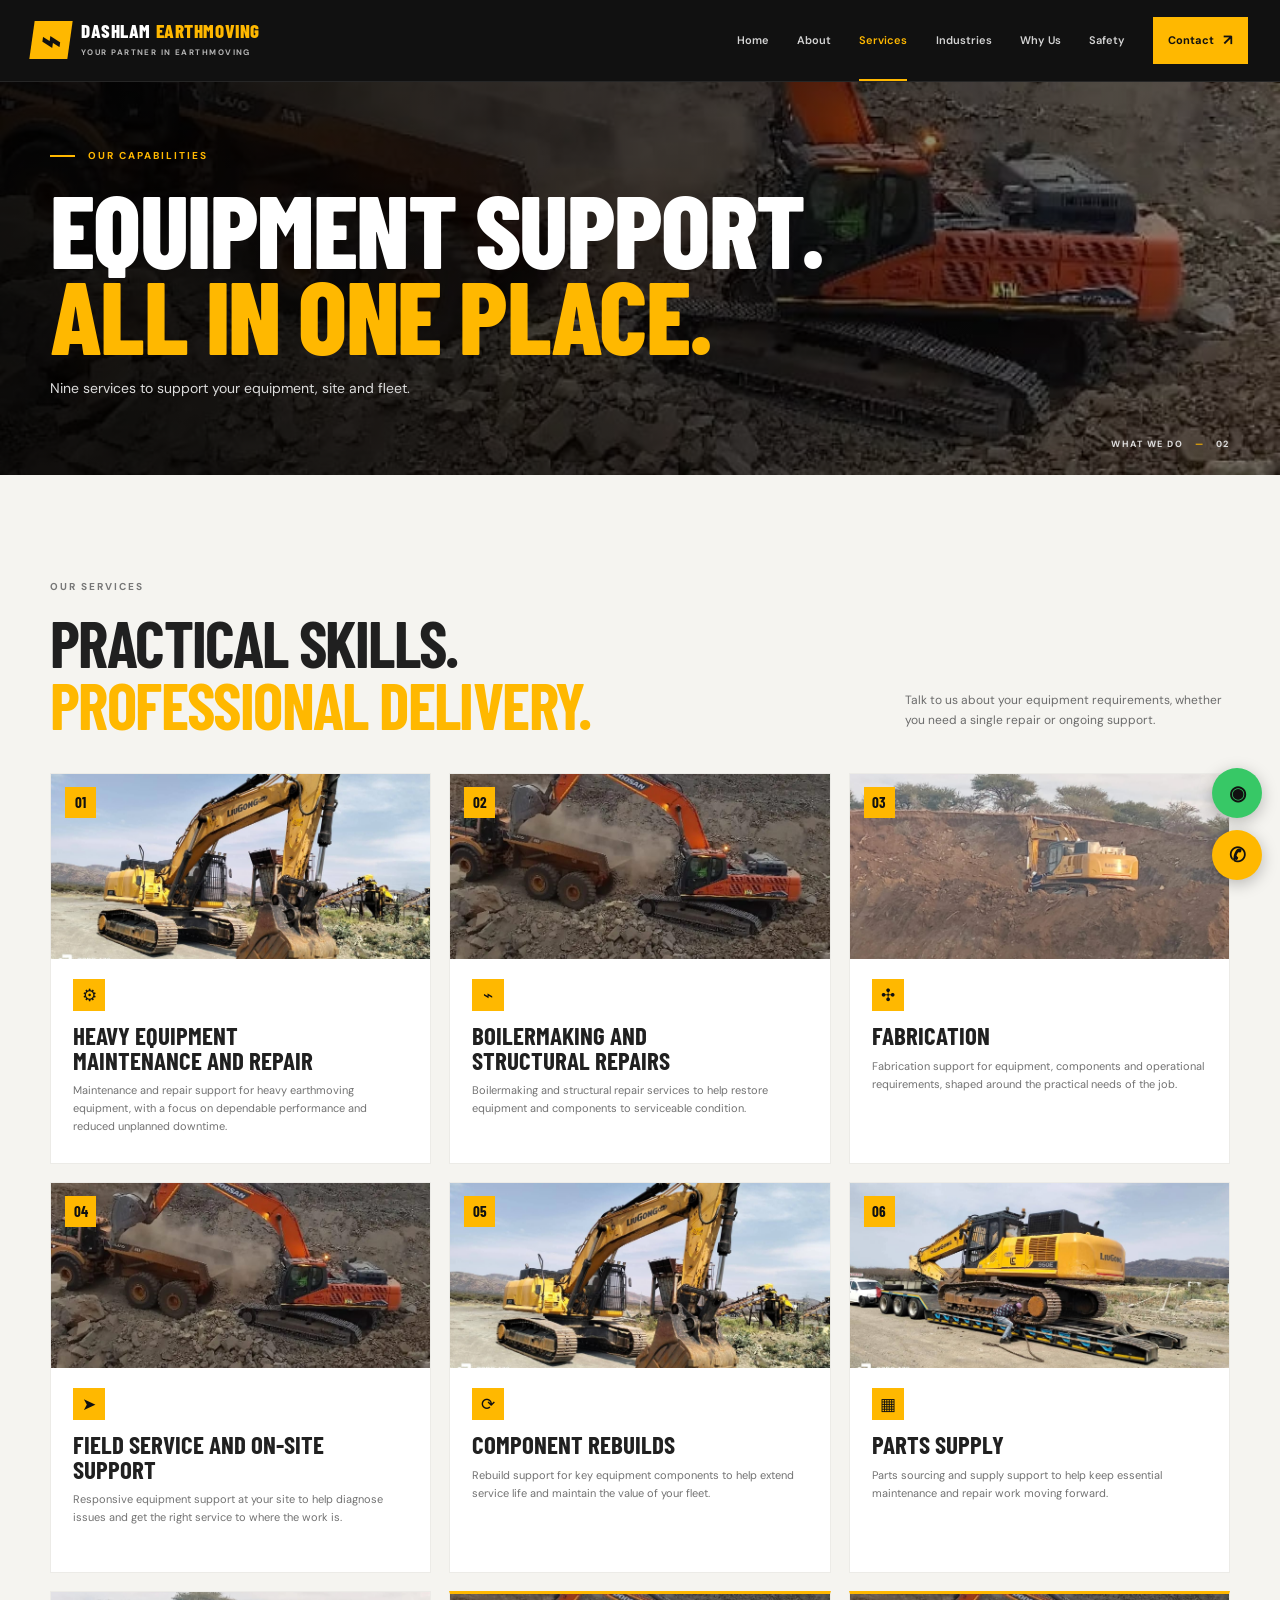
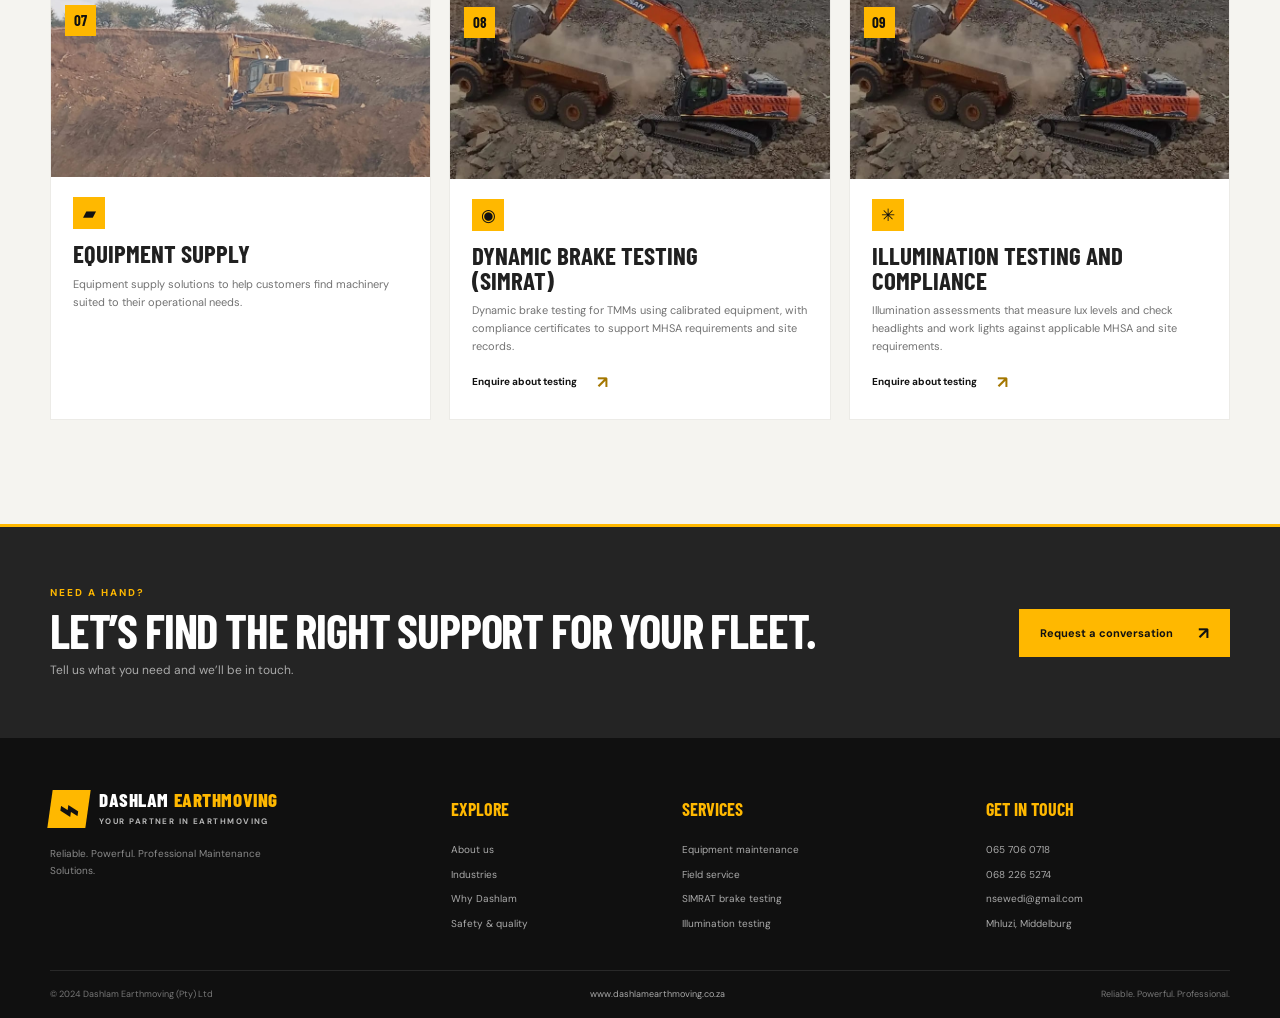
<file: services.html>
<!DOCTYPE html>
<html lang="en">
<head>
  <meta charset="UTF-8"><meta name="viewport" content="width=device-width, initial-scale=1.0">
  <meta name="description" content="Explore Dashlam Earthmoving's nine equipment maintenance, repair, supply and compliance services."><title>Services | Dashlam Earthmoving</title>
  <link rel="stylesheet" href="style.css"><script src="script.js" defer></script>
</head>
<body>
  <header class="site-header"><div class="header-inner"><a class="brand" href="index.html" aria-label="Dashlam Earthmoving home"><span class="brand-mark" aria-hidden="true">⌁</span><span><strong>DASHLAM <em>EARTHMOVING</em></strong><small>YOUR PARTNER IN EARTHMOVING</small></span></a><button class="menu-toggle" type="button" aria-label="Open navigation menu" aria-expanded="false" aria-controls="primary-navigation"><span></span><span></span><span></span></button><nav class="primary-nav" id="primary-navigation" aria-label="Main navigation"><a href="index.html">Home</a><a href="about.html">About</a><a class="active" aria-current="page" href="services.html">Services</a><a href="industries.html">Industries</a><a href="why-us.html">Why Us</a><a href="safety.html">Safety</a><a class="nav-contact" href="contact.html">Contact <span aria-hidden="true">↗</span></a></nav></div></header>
  <main>
    <section class="page-hero"><img src="images/WhatsApp%20Image%202026-10-27%20at%2012.43.03%20(1).jpeg" alt="Excavator at a quarry" class="page-hero-image"><div class="hero-shade"></div><div class="container page-hero-content"><p class="eyebrow"><span></span> OUR CAPABILITIES</p><h1>Equipment support.<br><span>All in one place.</span></h1><p>Nine services to support your equipment, site and fleet.</p></div><div class="page-hero-label">WHAT WE DO <span>—</span> 02</div></section>
    <section class="section-pad services-page"><div class="container"><div class="section-heading section-heading-dark reveal"><div><p class="eyebrow eyebrow-dark">OUR SERVICES</p><h2>Practical skills.<br><span>Professional delivery.</span></h2></div><p class="section-heading-note">Talk to us about your equipment requirements, whether you need a single repair or ongoing support.</p></div><div class="service-grid">
      <article class="service-card reveal"><div class="service-card-image"><img src="images/WhatsApp%20Image%202026-10-27%20at%2012.43.00.jpeg" alt="Excavator for heavy equipment maintenance and repair" loading="lazy"><span>01</span></div><div class="service-card-content"><span class="service-icon" aria-hidden="true">⚙</span><h3>Heavy Equipment Maintenance and Repair</h3><p>Maintenance and repair support for heavy earthmoving equipment, with a focus on dependable performance and reduced unplanned downtime.</p></div></article>
      <article class="service-card reveal"><div class="service-card-image"><img src="images/WhatsApp%20Image%202026-10-27%20at%2012.43.03.jpeg" alt="Heavy machinery operating around a quarry" loading="lazy"><span>02</span></div><div class="service-card-content"><span class="service-icon" aria-hidden="true">⌁</span><h3>Boilermaking and Structural Repairs</h3><p>Boilermaking and structural repair services to help restore equipment and components to serviceable condition.</p></div></article>
      <article class="service-card reveal"><div class="service-card-image"><img src="images/WhatsApp%20Image%202026-10-27%20at%2012.42.59%20(1).jpeg" alt="Excavator working in an earth cut" loading="lazy"><span>03</span></div><div class="service-card-content"><span class="service-icon" aria-hidden="true">✣</span><h3>Fabrication</h3><p>Fabrication support for equipment, components and operational requirements, shaped around the practical needs of the job.</p></div></article>
      <article class="service-card reveal"><div class="service-card-image"><img src="images/WhatsApp%20Image%202026-10-27%20at%2012.43.03%20(1).jpeg" alt="Excavator and truck at a quarry worksite" loading="lazy"><span>04</span></div><div class="service-card-content"><span class="service-icon" aria-hidden="true">➤</span><h3>Field Service and On-Site Support</h3><p>Responsive equipment support at your site to help diagnose issues and get the right service to where the work is.</p></div></article>
      <article class="service-card reveal"><div class="service-card-image"><img src="images/WhatsApp%20Image%202026-10-27%20at%2012.43.00.jpeg" alt="Earthmoving machine for component rebuild work" loading="lazy"><span>05</span></div><div class="service-card-content"><span class="service-icon" aria-hidden="true">⟳</span><h3>Component Rebuilds</h3><p>Rebuild support for key equipment components to help extend service life and maintain the value of your fleet.</p></div></article>
      <article class="service-card reveal"><div class="service-card-image"><img src="images/WhatsApp%20Image%202026-10-27%20at%2012.42.59.jpeg" alt="Tracked excavator ready for transport" loading="lazy"><span>06</span></div><div class="service-card-content"><span class="service-icon" aria-hidden="true">▦</span><h3>Parts Supply</h3><p>Parts sourcing and supply support to help keep essential maintenance and repair work moving forward.</p></div></article>
      <article class="service-card reveal"><div class="service-card-image"><img src="images/WhatsApp%20Image%202026-10-27%20at%2012.42.59%20(1).jpeg" alt="Yellow excavator at a mine" loading="lazy"><span>07</span></div><div class="service-card-content"><span class="service-icon" aria-hidden="true">▰</span><h3>Equipment Supply</h3><p>Equipment supply solutions to help customers find machinery suited to their operational needs.</p></div></article>
      <article class="service-card service-card-highlight reveal"><div class="service-card-image"><img src="images/WhatsApp%20Image%202026-10-27%20at%2012.43.03.jpeg" alt="Mobile equipment at a mine for brake testing" loading="lazy"><span>08</span></div><div class="service-card-content"><span class="service-icon" aria-hidden="true">◉</span><h3>Dynamic Brake Testing (SIMRAT)</h3><p>Dynamic brake testing for TMMs using calibrated equipment, with compliance certificates to support MHSA requirements and site records.</p><a class="text-link" href="contact.html">Enquire about testing <span>↗</span></a></div></article>
      <article class="service-card service-card-highlight reveal"><div class="service-card-image"><img src="images/WhatsApp%20Image%202026-10-27%20at%2012.43.03%20(1).jpeg" alt="Earthmoving equipment in a quarry for illumination testing" loading="lazy"><span>09</span></div><div class="service-card-content"><span class="service-icon" aria-hidden="true">✳</span><h3>Illumination Testing and Compliance</h3><p>Illumination assessments that measure lux levels and check headlights and work lights against applicable MHSA and site requirements.</p><a class="text-link" href="contact.html">Enquire about testing <span>↗</span></a></div></article>
    </div></div></section>
    <section class="cta-band"><div class="container cta-inner"><div><p class="eyebrow">NEED A HAND?</p><h2>Let’s find the right support for your fleet.</h2><p>Tell us what you need and we’ll be in touch.</p></div><a class="button button-yellow" href="contact.html">Request a conversation <span>↗</span></a></div></section>
  </main>
  <footer class="site-footer"><div class="container footer-main"><div class="footer-about"><a class="brand footer-brand" href="index.html"><span class="brand-mark" aria-hidden="true">⌁</span><span><strong>DASHLAM <em>EARTHMOVING</em></strong><small>YOUR PARTNER IN EARTHMOVING</small></span></a><p>Reliable. Powerful. Professional Maintenance Solutions.</p></div><div class="footer-column"><h3>Explore</h3><a href="about.html">About us</a><a href="industries.html">Industries</a><a href="why-us.html">Why Dashlam</a><a href="safety.html">Safety &amp; quality</a></div><div class="footer-column"><h3>Services</h3><a href="services.html">Equipment maintenance</a><a href="services.html">Field service</a><a href="services.html">SIMRAT brake testing</a><a href="services.html">Illumination testing</a></div><div class="footer-column footer-contact"><h3>Get in touch</h3><a href="tel:+27657060718">065 706 0718</a><a href="tel:+27682265274">068 226 5274</a><a href="mailto:nsewedi@gmail.com">nsewedi@gmail.com</a><span>Mhluzi, Middelburg</span></div></div><div class="container footer-bottom"><span>© 2024 Dashlam Earthmoving (Pty) Ltd</span><a href="https://www.dashlamearthmoving.co.za">www.dashlamearthmoving.co.za</a><span>Reliable. Powerful. Professional.</span></div></footer>
  <a class="floating-contact whatsapp" href="https://wa.me/27657060718" aria-label="Chat with Dashlam on WhatsApp"><span aria-hidden="true">◉</span><b>WhatsApp</b></a><a class="floating-contact call" href="tel:+27682265274" aria-label="Call Dashlam on 068 226 5274"><span aria-hidden="true">✆</span><b>Call</b></a>
</body>
</html>
</file>
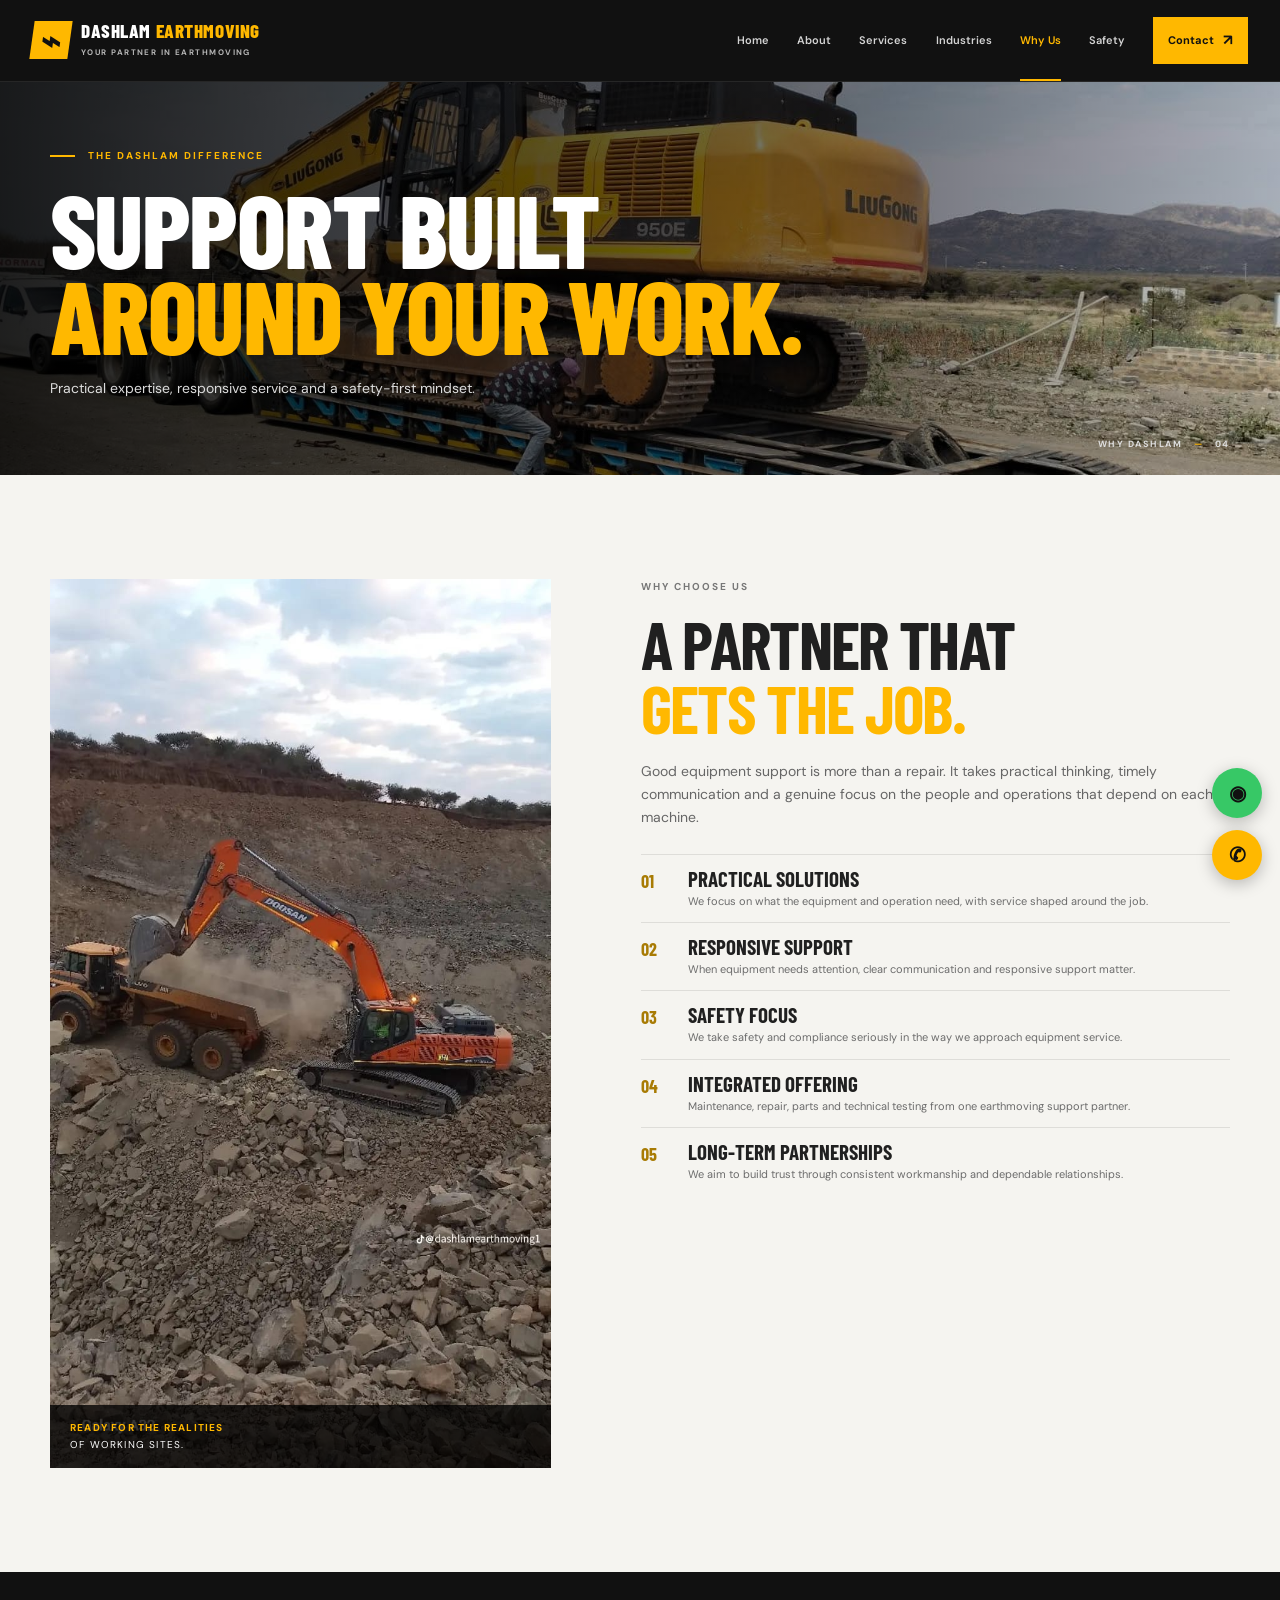
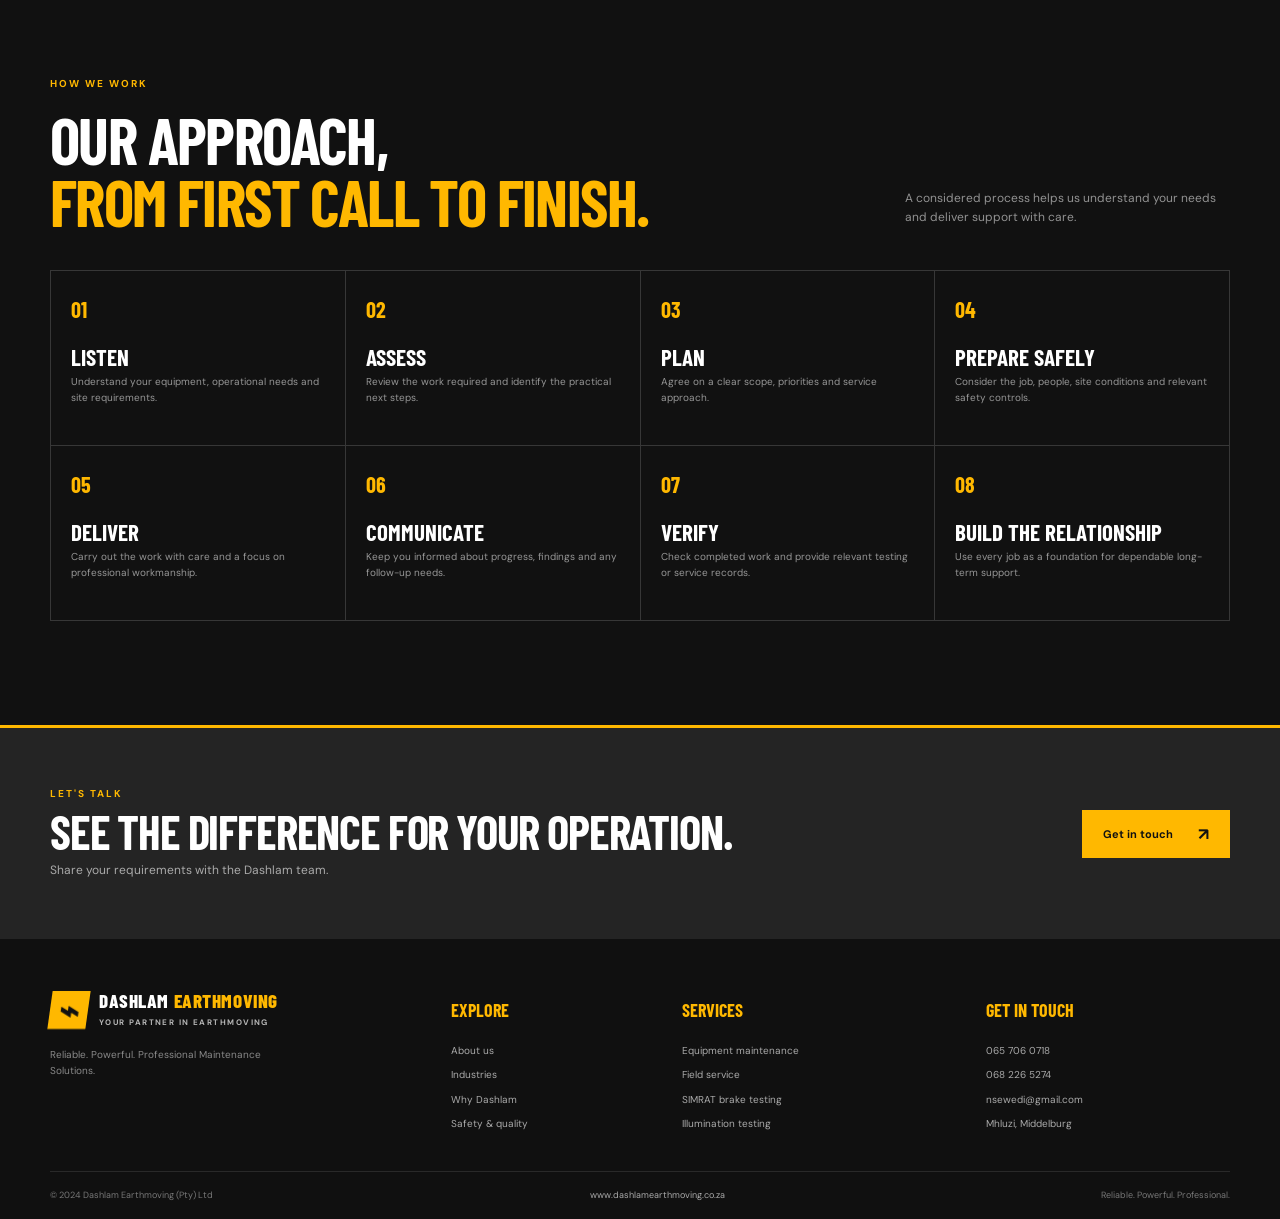
<file: why-us.html>
<!DOCTYPE html>
<html lang="en">
<head>
  <meta charset="UTF-8"><meta name="viewport" content="width=device-width, initial-scale=1.0">
  <meta name="description" content="Discover Dashlam Earthmoving's practical, responsive and safety-focused approach to equipment support."><title>Why Choose Us | Dashlam Earthmoving</title>
  <link rel="stylesheet" href="style.css"><script src="script.js" defer></script>
</head>
<body>
  <header class="site-header"><div class="header-inner"><a class="brand" href="index.html" aria-label="Dashlam Earthmoving home"><span class="brand-mark" aria-hidden="true">⌁</span><span><strong>DASHLAM <em>EARTHMOVING</em></strong><small>YOUR PARTNER IN EARTHMOVING</small></span></a><button class="menu-toggle" type="button" aria-label="Open navigation menu" aria-expanded="false" aria-controls="primary-navigation"><span></span><span></span><span></span></button><nav class="primary-nav" id="primary-navigation" aria-label="Main navigation"><a href="index.html">Home</a><a href="about.html">About</a><a href="services.html">Services</a><a href="industries.html">Industries</a><a class="active" aria-current="page" href="why-us.html">Why Us</a><a href="safety.html">Safety</a><a class="nav-contact" href="contact.html">Contact <span aria-hidden="true">↗</span></a></nav></div></header>
  <main>
    <section class="page-hero"><img src="images/WhatsApp%20Image%202026-10-27%20at%2012.42.59.jpeg" alt="Excavator secured for transport to a worksite" class="page-hero-image"><div class="hero-shade"></div><div class="container page-hero-content"><p class="eyebrow"><span></span> THE DASHLAM DIFFERENCE</p><h1>Support built<br><span>around your work.</span></h1><p>Practical expertise, responsive service and a safety-first mindset.</p></div><div class="page-hero-label">WHY DASHLAM <span>—</span> 04</div></section>
    <section class="section-pad"><div class="container why-page-grid"><div class="why-page-image image-frame reveal"><img src="images/WhatsApp%20Image%202026-10-27%20at%2012.43.03%20(1).jpeg" alt="Excavator and haul truck at a quarry" loading="lazy"><div class="image-caption"><strong>READY FOR THE REALITIES</strong><span>OF WORKING SITES.</span></div></div><div class="why-copy reveal"><p class="eyebrow eyebrow-dark">WHY CHOOSE US</p><h2>A partner that<br><span>gets the job.</span></h2><p>Good equipment support is more than a repair. It takes practical thinking, timely communication and a genuine focus on the people and operations that depend on each machine.</p><ul class="reason-list"><li><span>01</span><div><h3>Practical solutions</h3><p>We focus on what the equipment and operation need, with service shaped around the job.</p></div></li><li><span>02</span><div><h3>Responsive support</h3><p>When equipment needs attention, clear communication and responsive support matter.</p></div></li><li><span>03</span><div><h3>Safety focus</h3><p>We take safety and compliance seriously in the way we approach equipment service.</p></div></li><li><span>04</span><div><h3>Integrated offering</h3><p>Maintenance, repair, parts and technical testing from one earthmoving support partner.</p></div></li><li><span>05</span><div><h3>Long-term partnerships</h3><p>We aim to build trust through consistent workmanship and dependable relationships.</p></div></li></ul></div></div></section>
    <section class="section-pad section-dark"><div class="container"><div class="section-heading reveal"><div><p class="eyebrow">HOW WE WORK</p><h2>Our approach,<br><span>from first call to finish.</span></h2></div><p class="section-heading-note">A considered process helps us understand your needs and deliver support with care.</p></div><div class="approach-grid"><article class="approach-step reveal"><span>01</span><h3>Listen</h3><p>Understand your equipment, operational needs and site requirements.</p></article><article class="approach-step reveal"><span>02</span><h3>Assess</h3><p>Review the work required and identify the practical next steps.</p></article><article class="approach-step reveal"><span>03</span><h3>Plan</h3><p>Agree on a clear scope, priorities and service approach.</p></article><article class="approach-step reveal"><span>04</span><h3>Prepare safely</h3><p>Consider the job, people, site conditions and relevant safety controls.</p></article><article class="approach-step reveal"><span>05</span><h3>Deliver</h3><p>Carry out the work with care and a focus on professional workmanship.</p></article><article class="approach-step reveal"><span>06</span><h3>Communicate</h3><p>Keep you informed about progress, findings and any follow-up needs.</p></article><article class="approach-step reveal"><span>07</span><h3>Verify</h3><p>Check completed work and provide relevant testing or service records.</p></article><article class="approach-step reveal"><span>08</span><h3>Build the relationship</h3><p>Use every job as a foundation for dependable long-term support.</p></article></div></div></section>
    <section class="cta-band"><div class="container cta-inner"><div><p class="eyebrow">LET'S TALK</p><h2>See the difference for your operation.</h2><p>Share your requirements with the Dashlam team.</p></div><a class="button button-yellow" href="contact.html">Get in touch <span>↗</span></a></div></section>
  </main>
  <footer class="site-footer"><div class="container footer-main"><div class="footer-about"><a class="brand footer-brand" href="index.html"><span class="brand-mark" aria-hidden="true">⌁</span><span><strong>DASHLAM <em>EARTHMOVING</em></strong><small>YOUR PARTNER IN EARTHMOVING</small></span></a><p>Reliable. Powerful. Professional Maintenance Solutions.</p></div><div class="footer-column"><h3>Explore</h3><a href="about.html">About us</a><a href="industries.html">Industries</a><a href="why-us.html">Why Dashlam</a><a href="safety.html">Safety &amp; quality</a></div><div class="footer-column"><h3>Services</h3><a href="services.html">Equipment maintenance</a><a href="services.html">Field service</a><a href="services.html">SIMRAT brake testing</a><a href="services.html">Illumination testing</a></div><div class="footer-column footer-contact"><h3>Get in touch</h3><a href="tel:+27657060718">065 706 0718</a><a href="tel:+27682265274">068 226 5274</a><a href="mailto:nsewedi@gmail.com">nsewedi@gmail.com</a><span>Mhluzi, Middelburg</span></div></div><div class="container footer-bottom"><span>© 2024 Dashlam Earthmoving (Pty) Ltd</span><a href="https://www.dashlamearthmoving.co.za">www.dashlamearthmoving.co.za</a><span>Reliable. Powerful. Professional.</span></div></footer>
  <a class="floating-contact whatsapp" href="https://wa.me/27657060718" aria-label="Chat with Dashlam on WhatsApp"><span aria-hidden="true">◉</span><b>WhatsApp</b></a><a class="floating-contact call" href="tel:+27682265274" aria-label="Call Dashlam on 068 226 5274"><span aria-hidden="true">✆</span><b>Call</b></a>
</body>
</html>
</file>
<file: style.css>
@import url('https://fonts.googleapis.com/css2?family=Barlow+Condensed:wght@500;600;700;800;900&family=DM+Sans:wght@400;500;600;700&display=swap');

:root {
  --yellow: #ffb800;
  --orange: #ffa500;
  --black: #111111;
  --charcoal: #1e1e1e;
  --dark: #171717;
  --white: #ffffff;
  --muted: #a4a4a4;
  --ink: #202020;
  --paper: #f5f4f0;
  --line: rgba(255,255,255,.15);
  --display: 'Barlow Condensed', 'Arial Narrow', Impact, sans-serif;
  --body: 'DM Sans', Arial, sans-serif;
}

* { box-sizing: border-box; }
html { scroll-behavior: smooth; }
body { margin: 0; color: var(--ink); background: var(--paper); font-family: var(--body); font-size: 15px; line-height: 1.65; -webkit-font-smoothing: antialiased; }
body.menu-open { overflow: hidden; }
img { display: block; width: 100%; }
a { color: inherit; text-decoration: none; }
button, input, select, textarea { font: inherit; }
.container { width: min(1180px, calc(100% - 64px)); margin-inline: auto; }
.section-pad { padding: 104px 0; }
.section-dark { color: var(--white); background: var(--black); }
.eyebrow { margin: 0 0 18px; color: var(--yellow); font-size: 10px; font-weight: 700; letter-spacing: .2em; line-height: 1.5; }
.eyebrow span { display: inline-block; width: 25px; height: 2px; margin-right: 9px; vertical-align: middle; background: var(--yellow); }
.eyebrow-dark { color: #777; }
h1, h2, h3, p { margin-top: 0; }
h1, h2, h3 { font-family: var(--display); text-transform: uppercase; }
h2 { margin-bottom: 20px; font-size: clamp(42px, 5vw, 66px); font-weight: 700; line-height: .96; letter-spacing: -.025em; }
h2 span, h1 span { color: var(--yellow); }
.section-dark h2 span { color: var(--yellow); }

/* Header and navigation */
.site-header { position: relative; z-index: 20; height: 82px; color: var(--white); background: var(--black); border-bottom: 1px solid rgba(255,255,255,.09); }
.header-inner { display: flex; width: min(1300px, calc(100% - 64px)); height: 100%; margin: auto; align-items: center; justify-content: space-between; gap: 30px; }
.brand { display: inline-flex; min-width: max-content; align-items: center; gap: 11px; }
.brand-mark { display: grid; width: 38px; height: 38px; color: var(--black); background: var(--yellow); font-family: var(--display); font-size: 34px; font-weight: 900; line-height: 1; place-items: center; transform: skew(-8deg); }
.brand strong { display: block; font-family: var(--display); font-size: 19px; font-weight: 800; letter-spacing: .03em; line-height: 1.1; }
.brand strong em { color: var(--yellow); font-style: normal; }
.brand small { display: block; margin-top: 4px; color: #b6b6b6; font-size: 8px; font-weight: 700; letter-spacing: .18em; }
.primary-nav { display: flex; height: 100%; align-items: center; gap: clamp(17px, 2.2vw, 32px); }
.primary-nav a { position: relative; display: flex; height: 100%; align-items: center; color: #d3d3d3; font-size: 11px; font-weight: 600; transition: color .2s ease; }
.primary-nav a:hover, .primary-nav a.active { color: var(--yellow); }
.primary-nav a.active:not(.nav-contact)::after { position: absolute; right: 0; bottom: 0; left: 0; height: 2px; background: var(--yellow); content: ''; }
.primary-nav .nav-contact { height: auto; padding: 11px 15px; color: var(--black); background: var(--yellow); font-weight: 700; }
.primary-nav .nav-contact:hover, .primary-nav .nav-contact.active { color: var(--black); background: var(--orange); }
.nav-contact span { margin-left: 9px; font-size: 15px; }
.menu-toggle { display: none; }

/* Home and inner-page hero areas */
.hero, .page-hero, .contact-hero { position: relative; overflow: hidden; color: var(--white); background: var(--black); }
.hero { display: flex; min-height: min(690px, calc(100vh - 82px)); align-items: center; }
.hero-image, .page-hero-image, .contact-hero-image { position: absolute; inset: 0; width: 100%; height: 100%; object-fit: cover; }
.hero-image { object-position: center 54%; }
.hero-shade { position: absolute; inset: 0; background: linear-gradient(90deg, rgba(0,0,0,.91) 0%, rgba(0,0,0,.72) 42%, rgba(0,0,0,.24) 100%), linear-gradient(0deg, rgba(0,0,0,.38), transparent 35%); }
.hero-content { position: relative; z-index: 1; padding-block: 80px 92px; }
.hero-content .eyebrow { margin-bottom: 26px; }
.hero h1, .page-hero h1 { margin: 0; font-size: clamp(76px, 10.1vw, 145px); font-weight: 800; line-height: .78; letter-spacing: -.015em; }
.hero h1 span { color: var(--yellow); }
.hero-lead { margin: 27px 0 28px; color: #e5e5e5; font-size: clamp(16px, 2vw, 21px); font-weight: 500; line-height: 1.5; }
.button-row { display: flex; flex-wrap: wrap; gap: 12px; }
.button { display: inline-flex; min-height: 48px; padding: 0 20px; align-items: center; justify-content: center; gap: 25px; border: 1px solid transparent; font-size: 11px; font-weight: 700; transition: background .2s ease, color .2s ease, border-color .2s ease, transform .2s ease; }
.button:hover { transform: translateY(-2px); }
.button span { font-size: 17px; }
.button-yellow { color: var(--black); background: var(--yellow); }
.button-yellow:hover { background: var(--orange); }
.button-outline { color: var(--white); border-color: rgba(255,255,255,.5); background: rgba(0,0,0,.15); }
.button-outline:hover { color: var(--black); border-color: var(--yellow); background: var(--yellow); }
.button-black { color: var(--white); background: var(--black); }
.button-black:hover { color: var(--black); background: var(--yellow); }
.button-outline-dark { color: var(--black); border-color: #b8b8b8; }
.button-outline-dark:hover { border-color: var(--yellow); background: var(--yellow); }
.hero-note { position: absolute; bottom: 35px; left: 0; display: flex; align-items: center; gap: 10px; color: #d0d0d0; font-size: 9px; font-weight: 700; letter-spacing: .16em; }
.note-rule { width: 26px; height: 2px; background: var(--yellow); }
.hero-index { position: absolute; right: 32px; bottom: 35px; color: #d5d5d5; font-family: var(--display); font-size: 15px; }
.hero-index strong { color: var(--yellow); font-size: 22px; }
.page-hero { display: flex; min-height: 390px; align-items: center; }
.page-hero-image { object-position: center 54%; }
.page-hero .hero-shade, .contact-hero .hero-shade { background: linear-gradient(90deg, rgba(0,0,0,.88), rgba(0,0,0,.55) 60%, rgba(0,0,0,.2)); }
.page-hero-content { position: relative; z-index: 1; padding-block: 66px 75px; }
.page-hero .eyebrow { margin-bottom: 22px; }
.page-hero h1, .contact-hero h1 { font-size: clamp(62px, 8vw, 104px); line-height: .84; }
.page-hero-content > p:last-child, .contact-hero .page-hero-content > p:last-child { margin: 20px 0 0; color: #ddd; font-size: 14px; }
.page-hero-label { position: absolute; right: max(32px, calc((100vw - 1180px) / 2)); bottom: 23px; z-index: 1; color: #dedede; font-size: 9px; font-weight: 700; letter-spacing: .17em; }
.page-hero-label span { padding-inline: 8px; color: var(--yellow); }
.contact-hero { min-height: 330px; }
.contact-hero-image { object-position: center 54%; }

/* Intro and image treatments */
.intro-grid, .why-grid { display: grid; align-items: center; grid-template-columns: 1fr .9fr; gap: clamp(48px, 8vw, 110px); }
.image-frame { position: relative; overflow: hidden; background: #d4d0c7; }
.image-frame img { height: 100%; min-height: 360px; object-fit: cover; transition: transform .6s ease; }
.image-frame:hover img, .industry-card:hover img, .service-card:hover .service-card-image img { transform: scale(1.035); }
.intro-image { min-height: 430px; }
.intro-image img { min-height: 430px; }
.image-stamp { position: absolute; right: 0; bottom: 0; padding: 17px 22px; color: var(--black); background: var(--yellow); font-family: var(--display); font-size: 19px; font-weight: 800; line-height: .95; letter-spacing: .04em; }
.intro-copy h2, .why-copy h2, .safety-copy h2, .contact-details h2, .contact-form h2 { font-size: clamp(44px, 5.2vw, 70px); }
.intro-copy > p:not(.eyebrow), .why-copy > p:not(.eyebrow), .safety-copy > p:not(.eyebrow), .contact-details > p:not(.eyebrow) { color: #666; font-size: 14px; }
.text-link { display: inline-flex; margin-top: 11px; align-items: center; gap: 20px; color: var(--black); font-size: 11px; font-weight: 700; }
.text-link span { color: #a47700; font-size: 17px; transition: transform .2s ease; }
.text-link:hover span { transform: translate(3px, -3px); }
.text-link-light { color: var(--white); }
.section-heading { display: flex; margin-bottom: 38px; align-items: end; justify-content: space-between; gap: 40px; }
.section-heading h2 { margin-bottom: 0; }
.section-heading-note { max-width: 325px; margin: 0 0 4px; color: #929292; font-size: 12px; }
.section-heading-dark .section-heading-note { color: #6b6b6b; }

/* Home feature cards */
.services-preview { padding-block: 95px 105px; }
.feature-grid { display: grid; grid-template-columns: repeat(3, 1fr); gap: 20px; }
.feature-card { overflow: hidden; background: #1c1c1c; }
.feature-image { position: relative; display: block; overflow: hidden; height: 205px; background: #383838; }
.feature-image img { height: 100%; object-fit: cover; transition: transform .5s ease; }
.feature-image:hover img { transform: scale(1.04); }
.feature-number { position: absolute; top: 13px; left: 15px; color: white; font-family: var(--display); font-size: 17px; font-weight: 700; }
.feature-body { position: relative; min-height: 188px; padding: 19px 21px 22px; }
.feature-body .eyebrow { margin-bottom: 7px; color: #999; font-size: 9px; }
.feature-body h3 { margin: 0 30px 9px 0; font-size: 25px; line-height: 1; }
.feature-body > p:last-of-type { max-width: 275px; margin: 0; color: #a6a6a6; font-size: 11px; }
.card-icon { display: grid; width: 34px; height: 34px; margin-bottom: 12px; color: var(--black); background: var(--yellow); font-size: 18px; place-items: center; }
.feature-body .card-icon { position: absolute; top: -18px; right: 18px; margin: 0; border: 4px solid #1c1c1c; }
.arrow-link { position: absolute; right: 19px; bottom: 18px; color: var(--yellow); font-size: 19px; transition: transform .2s ease; }
.arrow-link:hover { transform: translate(3px, -3px); }

/* Why us preview and CTA */
.why-grid { grid-template-columns: .92fr 1fr; }
.why-copy > p:not(.eyebrow) { margin-bottom: 22px; }
.tick-list { display: grid; margin: 0 0 27px; padding: 0; gap: 11px; list-style: none; }
.tick-list li { position: relative; padding-left: 25px; color: #3d3d3d; font-size: 12px; }
.tick-list li::before { position: absolute; top: 0; left: 0; color: #ba8600; content: '✓'; font-weight: 700; }
.why-image { min-height: 480px; }
.why-image img { min-height: 480px; }
.image-caption { position: absolute; right: 0; bottom: 0; left: 0; display: flex; padding: 15px 20px; flex-direction: column; color: var(--white); background: rgba(0,0,0,.78); font-size: 10px; letter-spacing: .12em; }
.image-caption strong { color: var(--yellow); }
.cta-band { padding: 58px 0; color: var(--white); background: #242424; border-top: 3px solid var(--yellow); }
.cta-inner { display: flex; align-items: center; justify-content: space-between; gap: 35px; }
.cta-inner .eyebrow { margin-bottom: 8px; }
.cta-inner h2 { margin-bottom: 7px; font-size: clamp(31px, 4vw, 47px); }
.cta-inner > div > p:last-child { margin: 0; color: #aaa; font-size: 12px; }
.cta-inner .button { flex-shrink: 0; }

/* About page */
.about-overview { padding-block: 4px; }
.purpose-grid { display: grid; grid-template-columns: 1fr 1fr .82fr; gap: 18px; }
.purpose-card { position: relative; min-height: 375px; overflow: hidden; background: #292929; }
.purpose-card > img { position: absolute; inset: 0; height: 100%; object-fit: cover; opacity: .63; transition: transform .6s ease; }
.purpose-card:hover > img { transform: scale(1.045); }
.purpose-card::after { position: absolute; inset: 0; background: linear-gradient(0deg, rgba(0,0,0,.94), rgba(0,0,0,.02) 85%); content: ''; }
.purpose-content { position: absolute; right: 22px; bottom: 22px; left: 22px; z-index: 1; }
.purpose-number { color: var(--yellow); font-size: 9px; font-weight: 700; letter-spacing: .16em; }
.purpose-content h3, .values-card h3 { margin: 8px 0; font-size: 31px; line-height: 1; }
.purpose-content p { margin: 0; color: #d1d1d1; font-size: 11px; }
.values-card { display: flex; min-height: 375px; padding: 27px; flex-direction: column; justify-content: center; background: #242424; border: 1px solid #383838; }
.values-card .card-icon { margin-bottom: 20px; }
.values-card .tick-list { margin: 10px 0 0; }
.tick-list-light li { color: #cecece; }

/* Services page */
.services-page { background: var(--paper); }
.service-grid { display: grid; grid-template-columns: repeat(3, 1fr); gap: 18px; }
.service-card { overflow: hidden; background: var(--white); border: 1px solid #ecebe7; transition: box-shadow .25s ease, transform .25s ease; }
.service-card:hover { box-shadow: 0 12px 30px rgba(0,0,0,.1); transform: translateY(-4px); }
.service-card-image { position: relative; height: 185px; overflow: hidden; background: #d5d0c6; }
.service-card-image img { height: 100%; object-fit: cover; transition: transform .5s ease; }
.service-card-image > span { position: absolute; top: 13px; left: 14px; display: grid; width: 31px; height: 31px; color: var(--black); background: var(--yellow); font-family: var(--display); font-size: 15px; font-weight: 700; place-items: center; }
.service-card-content { position: relative; min-height: 204px; padding: 20px 22px 23px; }
.service-icon { display: grid; width: 32px; height: 32px; margin-bottom: 12px; color: var(--black); background: var(--yellow); font-size: 17px; place-items: center; }
.service-card h3 { max-width: 280px; margin: 0 0 9px; font-size: 25px; line-height: .98; }
.service-card p { margin: 0; color: #727272; font-size: 11px; line-height: 1.65; }
.service-card-highlight { border-top: 3px solid var(--yellow); }
.service-card-content .text-link { margin-top: 13px; font-size: 10px; }

/* Industries page */
.industry-grid { display: grid; grid-template-columns: repeat(3, 1fr); gap: 17px; }
.industry-card { position: relative; min-height: 270px; overflow: hidden; background: var(--black); }
.industry-card > img { position: absolute; inset: 0; height: 100%; object-fit: cover; opacity: .7; transition: transform .5s ease; }
.industry-card::after { position: absolute; inset: 0; background: linear-gradient(0deg, rgba(0,0,0,.9), rgba(0,0,0,.05) 80%); content: ''; }
.industry-card > div { position: absolute; right: 19px; bottom: 18px; left: 19px; z-index: 1; }
.industry-card > div > span { color: var(--yellow); font-family: var(--display); font-size: 13px; font-weight: 700; }
.industry-card h3 { margin: 3px 0 5px; color: var(--white); font-size: 27px; line-height: 1; }
.industry-card p { max-width: 290px; margin: 0; color: #c9c9c9; font-size: 10px; }

/* Why us page */
.why-page-grid { display: grid; align-items: start; grid-template-columns: .85fr 1fr; gap: clamp(45px, 7vw, 95px); }
.why-page-image { position: sticky; top: 30px; min-height: 570px; }
.why-page-image img { min-height: 570px; }
.reason-list { display: grid; margin: 25px 0 0; padding: 0; gap: 0; list-style: none; }
.reason-list li { display: grid; padding: 12px 0; align-items: start; grid-template-columns: 34px 1fr; gap: 13px; border-top: 1px solid #deddd9; }
.reason-list > li > span { color: #a87b04; font-family: var(--display); font-size: 18px; font-weight: 700; }
.reason-list h3 { margin: 1px 0 3px; font-size: 21px; line-height: 1; }
.reason-list p { margin: 0; color: #6c6c6c; font-size: 11px; }
.approach-grid { display: grid; grid-template-columns: repeat(4, 1fr); border-top: 1px solid #373737; border-left: 1px solid #373737; }
.approach-step { min-height: 175px; padding: 20px; border-right: 1px solid #373737; border-bottom: 1px solid #373737; transition: background .2s ease; }
.approach-step:hover { background: #202020; }
.approach-step > span { color: var(--yellow); font-family: var(--display); font-size: 22px; font-weight: 700; }
.approach-step h3 { margin: 18px 0 5px; font-size: 23px; line-height: 1; }
.approach-step p { margin: 0; color: #969696; font-size: 10px; }

/* Safety page */
.safety-layout { display: grid; align-items: center; grid-template-columns: 1fr .92fr; gap: clamp(45px, 7vw, 95px); }
.safety-copy > p:not(.eyebrow) { font-size: 13px; }
.safety-copy .button { margin-top: 10px; }
.safety-image { min-height: 420px; }
.safety-image img { min-height: 420px; }
.safety-grid { display: grid; grid-template-columns: repeat(4, 1fr); gap: 14px; }
.safety-card { min-height: 225px; padding: 22px 19px; background: #1a1a1a; border: 1px solid #333; }
.safety-card .card-icon { margin-bottom: 23px; }
.safety-card h3 { margin-bottom: 9px; font-size: 24px; line-height: 1; }
.safety-card p { margin: 0; color: #a7a7a7; font-size: 10px; }
.safety-disclaimer { margin: 18px 0 0; color: #929292; font-size: 10px; }

/* Contact page */
.contact-section { padding: 84px 0; background: var(--paper); }
.contact-layout { display: grid; align-items: start; grid-template-columns: .78fr 1.22fr; gap: clamp(45px, 8vw, 110px); }
.contact-details h2, .contact-form h2 { margin-bottom: 14px; }
.contact-details > p:not(.eyebrow) { margin-bottom: 25px; }
.contact-detail { display: flex; margin: 18px 0; align-items: flex-start; gap: 13px; }
.detail-icon { display: grid; width: 36px; height: 36px; flex: 0 0 36px; color: var(--black); background: var(--yellow); font-size: 17px; place-items: center; }
.contact-detail > div { display: flex; flex-direction: column; }
.contact-detail small { margin-bottom: 3px; color: #888; font-size: 9px; font-weight: 700; letter-spacing: .12em; }
.contact-detail a, .contact-detail > div > span { color: var(--ink); font-size: 12px; line-height: 1.8; }
.contact-detail a:hover { color: #a47700; }
.contact-actions { display: flex; flex-wrap: wrap; margin-top: 22px; gap: 9px; }
.contact-actions .button { min-height: 43px; padding-inline: 13px; gap: 12px; font-size: 10px; }
.contact-form { padding: 32px; background: var(--white); border: 1px solid #e8e7e2; box-shadow: 0 12px 35px rgba(0,0,0,.04); }
.contact-form h2 { font-size: clamp(38px, 4.5vw, 56px); }
.form-note { margin: 0 0 21px; color: #777; font-size: 11px; }
.form-grid { display: grid; grid-template-columns: 1fr 1fr; gap: 16px 13px; }
.form-grid label { display: flex; flex-direction: column; gap: 6px; color: #444; font-size: 10px; font-weight: 700; }
.form-grid label > span { display: contents; color: #9c7200; }
.form-grid input, .form-grid select, .form-grid textarea { width: 100%; min-height: 42px; padding: 10px 11px; color: #202020; background: #fafaf8; border: 1px solid #deddd8; border-radius: 0; outline: none; font-size: 11px; }
.form-grid textarea { resize: vertical; }
.form-grid input:focus, .form-grid select:focus, .form-grid textarea:focus { border-color: #b18415; box-shadow: 0 0 0 2px rgba(255,184,0,.15); }
.form-full { grid-column: 1 / -1; }
.form-submit { margin-top: 17px; border: 0; cursor: pointer; }
.form-status { min-height: 18px; margin: 9px 0 0; color: #5b5b5b; font-size: 10px; }
.map-section { display: grid; min-height: 330px; grid-template-columns: .8fr 1.2fr; background: #e9e7e1; }
.map-copy { display: flex; padding: 45px max(35px, calc((100vw - 1180px) / 2)); flex-direction: column; align-items: flex-start; justify-content: center; }
.map-copy h2 { font-size: 45px; }
.map-copy > p:not(.eyebrow) { margin-bottom: 7px; color: #696969; font-size: 11px; }
.map-copy .text-link { margin-top: 5px; }
.map-placeholder { position: relative; display: flex; min-height: 330px; overflow: hidden; flex-direction: column; align-items: center; justify-content: center; gap: 8px; color: var(--black); background-color: #d7d4cb; background-image: linear-gradient(30deg, transparent 48%, rgba(255,255,255,.48) 49%, rgba(255,255,255,.48) 51%, transparent 52%), linear-gradient(120deg, transparent 48%, rgba(255,255,255,.38) 49%, rgba(255,255,255,.38) 51%, transparent 52%); background-size: 91px 83px, 120px 101px; }
.map-grid-pattern { position: absolute; inset: 0; background: radial-gradient(ellipse at 50% 48%, rgba(255,184,0,.2), transparent 32%); }
.map-pin { position: relative; z-index: 1; display: grid; width: 49px; height: 49px; color: var(--black); background: var(--yellow); border-radius: 50% 50% 50% 0; font-size: 26px; transform: rotate(-45deg); place-items: center; }
.map-address, .map-open { position: relative; z-index: 1; font-size: 9px; font-weight: 700; letter-spacing: .15em; text-align: center; }
.map-open { margin-top: 6px; color: #745500; }

/* Footer, floating contact and reveal motion */
.site-footer { color: #eee; background: #101010; }
.footer-main { display: grid; padding-block: 52px 38px; grid-template-columns: 1.5fr .8fr 1.1fr 1fr; gap: 35px; }
.footer-brand { color: var(--white); }
.footer-about > p { max-width: 225px; margin: 16px 0 0; color: #898989; font-size: 10px; }
.footer-column { display: flex; flex-direction: column; align-items: flex-start; gap: 8px; }
.footer-column h3 { margin: 5px 0 9px; color: var(--yellow); font-size: 18px; }
.footer-column > a, .footer-column > span { color: #aaa; font-size: 10px; transition: color .2s ease; }
.footer-column > a:hover { color: var(--yellow); }
.footer-bottom { display: flex; min-height: 48px; align-items: center; justify-content: space-between; gap: 15px; color: #777; border-top: 1px solid #292929; font-size: 9px; }
.footer-bottom a { color: #aaa; }
.footer-bottom a:hover { color: var(--yellow); }
.floating-contact { position: fixed; right: 18px; z-index: 15; display: flex; width: 50px; height: 50px; align-items: center; justify-content: center; gap: 0; color: var(--black); border-radius: 50%; box-shadow: 0 4px 16px rgba(0,0,0,.25); transition: width .22s ease, transform .22s ease; }
.floating-contact:hover { width: 116px; justify-content: flex-start; padding-left: 15px; gap: 8px; transform: translateX(-2px); }
.floating-contact span { font-size: 20px; font-weight: 700; }
.floating-contact b { display: none; font-size: 10px; }
.floating-contact:hover b { display: inline; }
.whatsapp { bottom: 82px; background: #37c866; }
.call { bottom: 20px; background: var(--yellow); }
.reveal { opacity: 1; transform: none; }
.js-ready .reveal { opacity: 0; transform: translateY(18px); transition: opacity .55s ease, transform .55s ease; }
.js-ready .reveal.is-visible { opacity: 1; transform: translateY(0); }

@media (prefers-reduced-motion: reduce) {
  *, *::before, *::after { scroll-behavior: auto !important; transition-duration: .01ms !important; animation-duration: .01ms !important; }
  .js-ready .reveal { opacity: 1; transform: none; }
}

@media (max-width: 1000px) {
  .header-inner { width: calc(100% - 40px); gap: 15px; }
  .primary-nav { gap: 15px; }
  .primary-nav a { font-size: 10px; }
  .brand strong { font-size: 17px; }
  .section-pad { padding-block: 82px; }
  .footer-main { grid-template-columns: 1.3fr 1fr 1fr; }
  .footer-about { grid-column: 1 / -1; }
  .safety-grid { grid-template-columns: repeat(2, 1fr); }
}

@media (max-width: 760px) {
  .container { width: calc(100% - 40px); }
  .site-header { height: 72px; }
  .header-inner { width: calc(100% - 36px); }
  .brand-mark { width: 34px; height: 34px; font-size: 30px; }
  .brand strong { font-size: 17px; }
  .brand small { font-size: 7px; }
  .menu-toggle { display: flex; width: 42px; height: 42px; padding: 10px; flex-direction: column; align-items: center; justify-content: center; gap: 5px; background: transparent; border: 1px solid #444; cursor: pointer; }
  .menu-toggle span { display: block; width: 19px; height: 2px; background: var(--yellow); transition: transform .2s ease, opacity .2s ease; }
  .menu-toggle[aria-expanded="true"] span:first-child { transform: translateY(7px) rotate(45deg); }
  .menu-toggle[aria-expanded="true"] span:nth-child(2) { opacity: 0; }
  .menu-toggle[aria-expanded="true"] span:last-child { transform: translateY(-7px) rotate(-45deg); }
  .primary-nav { position: absolute; top: 72px; right: 0; left: 0; display: none; height: calc(100dvh - 72px); padding: 19px 22px 35px; align-items: stretch; flex-direction: column; gap: 0; overflow-y: auto; background: var(--black); }
  .primary-nav.is-open { display: flex; }
  .primary-nav a { min-height: 49px; height: auto; font-size: 13px; border-bottom: 1px solid #292929; }
  .primary-nav a.active:not(.nav-contact)::after { right: auto; width: 24px; }
  .primary-nav .nav-contact { min-height: 45px; margin-top: 15px; justify-content: center; border: 0; }
  .hero { min-height: 610px; min-height: min(680px, calc(100svh - 72px)); }
  .hero-image { object-position: 54% center; }
  .hero-content { padding-block: 70px 96px; }
  .hero h1 { font-size: clamp(69px, 16vw, 111px); }
  .hero-lead { max-width: 290px; font-size: 16px; }
  .hero-note { bottom: 32px; font-size: 8px; }
  .hero-index { right: 20px; bottom: 30px; font-size: 12px; }
  .page-hero { min-height: 345px; }
  .page-hero h1, .contact-hero h1 { font-size: clamp(56px, 13vw, 82px); }
  .page-hero-content { padding-block: 57px 70px; }
  .page-hero-label { right: 20px; bottom: 17px; font-size: 8px; }
  .section-pad { padding-block: 68px; }
  h2 { font-size: clamp(43px, 10vw, 57px); }
  .intro-grid, .why-grid, .why-page-grid, .safety-layout, .contact-layout { grid-template-columns: 1fr; gap: 36px; }
  .intro-image, .intro-image img { min-height: 310px; }
  .why-image, .why-image img, .safety-image, .safety-image img { min-height: 330px; }
  .section-heading { margin-bottom: 27px; align-items: flex-start; flex-direction: column; gap: 16px; }
  .section-heading-note { max-width: 460px; }
  .feature-grid { grid-template-columns: 1fr; gap: 15px; }
  .feature-image { height: 220px; }
  .feature-body { min-height: 172px; }
  .feature-body h3 { font-size: 27px; }
  .purpose-grid { grid-template-columns: 1fr 1fr; }
  .purpose-card { min-height: 335px; }
  .values-card { min-height: 320px; grid-column: 1 / -1; }
  .service-grid { grid-template-columns: repeat(2, 1fr); gap: 12px; }
  .service-card-image { height: 150px; }
  .service-card-content { min-height: 224px; padding: 16px; }
  .service-card h3 { font-size: 22px; }
  .service-card p { font-size: 10px; }
  .industry-grid { grid-template-columns: repeat(2, 1fr); gap: 12px; }
  .industry-card { min-height: 245px; }
  .industry-card h3 { font-size: 24px; }
  .why-page-image { position: relative; top: auto; min-height: 360px; }
  .why-page-image img { min-height: 360px; }
  .approach-grid { grid-template-columns: repeat(2, 1fr); }
  .approach-step { min-height: 165px; padding: 15px; }
  .approach-step h3 { font-size: 20px; }
  .safety-grid { grid-template-columns: repeat(2, 1fr); gap: 10px; }
  .safety-card { min-height: 230px; padding: 17px 14px; }
  .safety-card h3 { font-size: 22px; }
  .contact-section { padding-block: 65px; }
  .contact-form { padding: 24px 19px; }
  .contact-actions .button { flex: 1 1 100%; }
  .map-section { grid-template-columns: 1fr; }
  .map-copy { padding: 36px 22px; }
  .map-placeholder { min-height: 255px; }
  .cta-band { padding-block: 42px; }
  .cta-inner { align-items: flex-start; flex-direction: column; gap: 22px; }
  .cta-inner h2 { font-size: 37px; }
  .footer-main { padding-block: 42px 28px; grid-template-columns: 1fr 1fr; gap: 28px 20px; }
  .footer-about { grid-column: 1 / -1; }
  .footer-bottom { padding-block: 13px; align-items: flex-start; flex-direction: column; gap: 5px; }
  .floating-contact { right: 12px; width: 45px; height: 45px; }
  .whatsapp { bottom: 72px; }
  .call { bottom: 16px; }
}

@media (max-width: 440px) {
  .container { width: calc(100% - 34px); }
  .brand { gap: 8px; }
  .brand strong { font-size: 15px; }
  .brand small { font-size: 6px; }
  .hero h1 { font-size: 17vw; }
  .button-row .button { flex: 1 1 100%; justify-content: space-between; }
  .purpose-grid { grid-template-columns: 1fr; }
  .purpose-card { min-height: 300px; }
  .values-card { min-height: 285px; grid-column: auto; }
  .service-grid { grid-template-columns: 1fr; }
  .service-card-image { height: 195px; }
  .service-card-content { min-height: auto; }
  .industry-grid { grid-template-columns: 1fr; }
  .industry-card { min-height: 260px; }
  .form-grid { grid-template-columns: 1fr; }
  .form-full { grid-column: auto; }
  .safety-grid { grid-template-columns: 1fr; }
  .safety-card { min-height: auto; }
  .footer-main { grid-template-columns: 1fr 1fr; }
}
</file>
